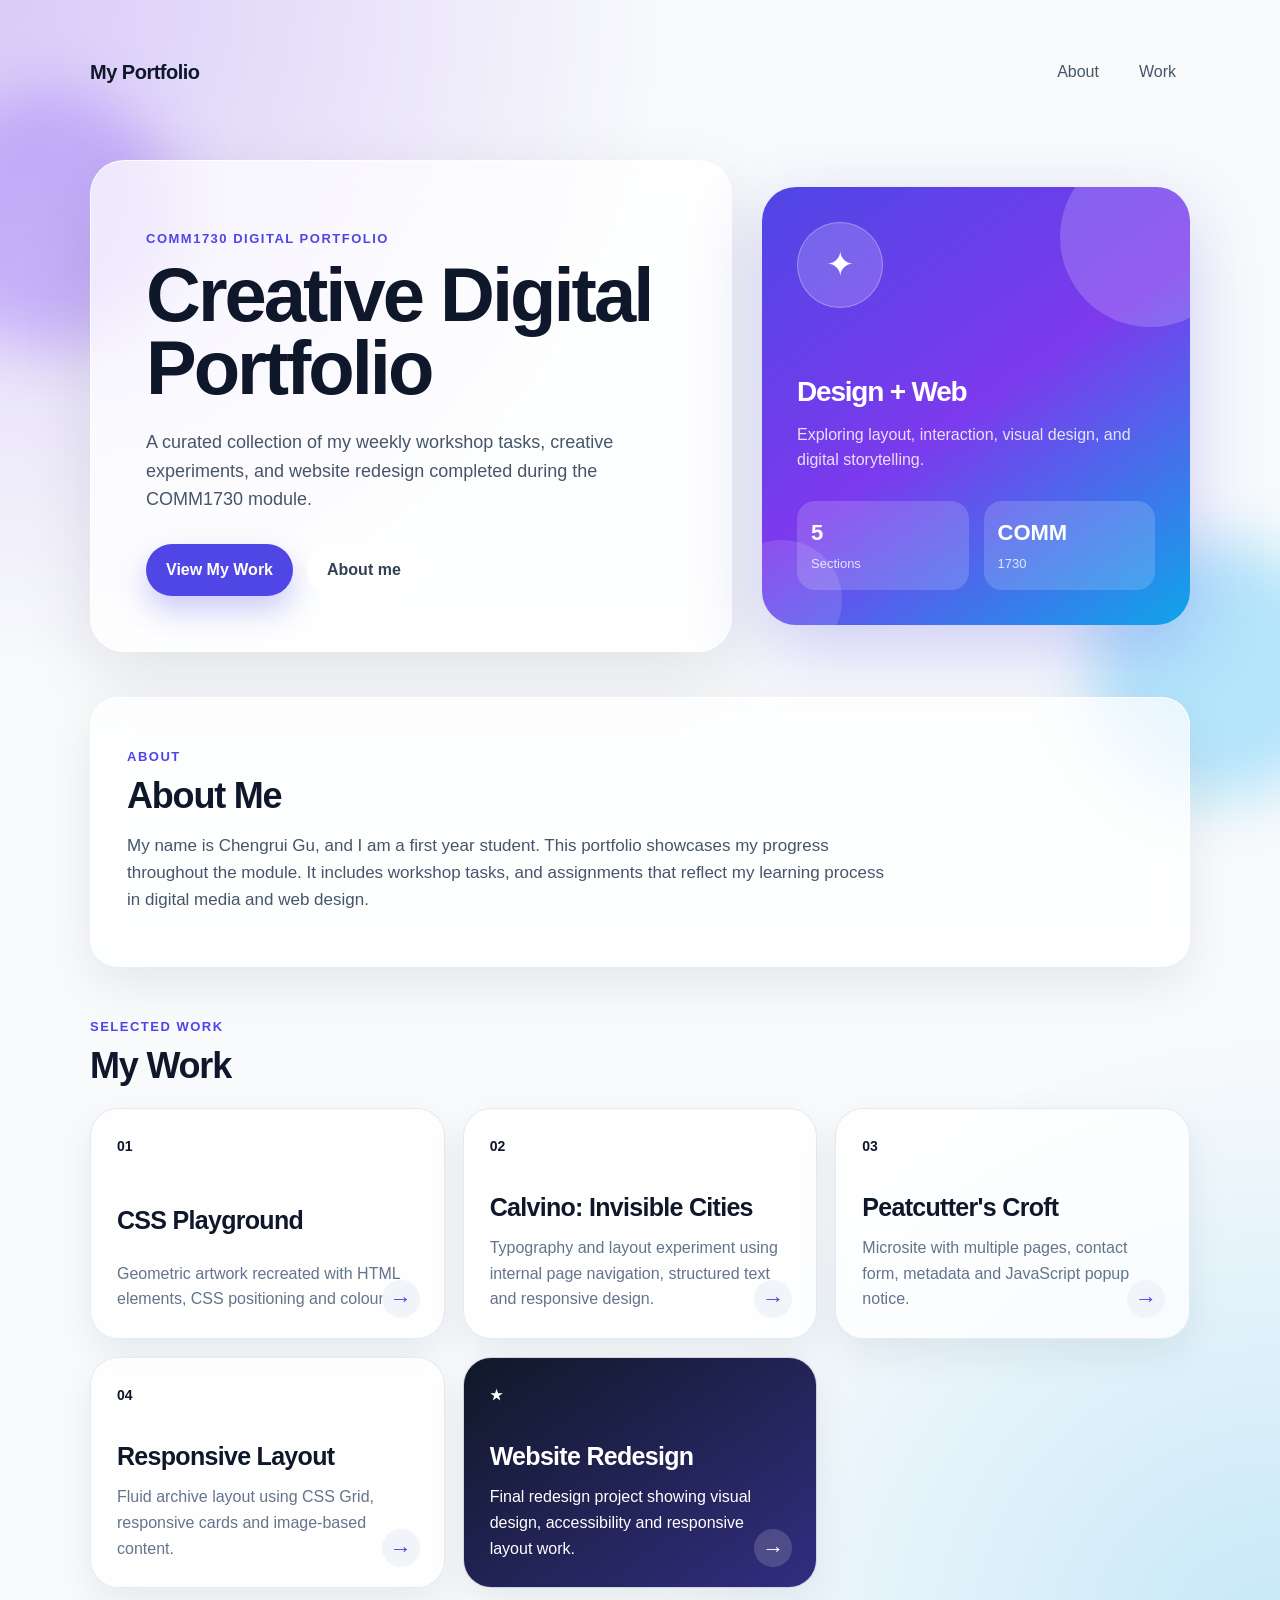
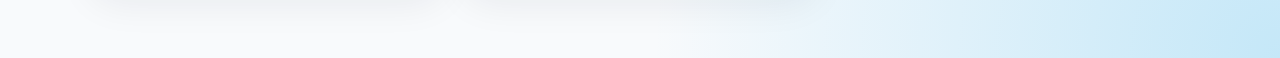
<file: index.html>
<!DOCTYPE html>
<html lang="en">
<head>
    <meta charset="UTF-8">
    <meta name="robots" content="noindex" />
    <meta name="viewport" content="width=device-width, initial-scale=1.0">
    <title>My Portfolio</title>
    <link rel="stylesheet" href="style.css">
</head>
<body>
    <a href="#main-content" class="skip-link">Skip to main content</a>

    <div class="background-shape shape-one"></div>
    <div class="background-shape shape-two"></div>

    <main id="main-content" class="container">

        <nav class="navbar">
            <div class="logo">My Portfolio</div>
            <div class="nav-links">
                <a href="#about">About</a>
                <a href="#work">Work</a>
            </div>
        </nav>

        <section class="hero">
            <div class="hero-text">
                <p class="tagline">COMM1730 Digital Portfolio</p>
                <h1>Creative Digital Portfolio</h1>
                <p class="intro">
                    A curated collection of my weekly workshop tasks, creative experiments, and website redesign completed during the COMM1730 module.
                </p>

                <div class="hero-buttons">
                    <a href="#work" class="primary-button">View My Work</a>
                    <a href="#about" class="secondary-button">About me</a>
                </div>
            </div>

            <div class="profile-card">
                <div class="profile-circle">✦</div>
                <h2 class="card-title">Design + Web</h2>
                <p>Exploring layout, interaction, visual design, and digital storytelling.</p>

                <div class="mini-stats">
                    <div>
                        <strong>5</strong>
                        <span>Sections</span>
                    </div>
                    <div>
                        <strong>COMM</strong>
                        <span>1730</span>
                    </div>
                </div>
            </div>
        </section>

        <section id="about" class="about glass-card">
            <p class="section-label">About</p>
            <h2>About Me</h2>
            <p>
                My name is Chengrui Gu, and I am a first year student. This portfolio showcases my progress throughout the module. It includes workshop tasks, and assignments that reflect my learning process in digital media and web design.
            </p>
        </section>

        <section id="work" class="work">
            <p class="section-label">Selected Work</p>
            <h2>My Work</h2>

            <div class="work-grid">
        
                <a class="work-card" href="playground/play.html">
                    <span class="number">01</span>
                    <h3>CSS Playground</h3>
                    <p>Geometric artwork recreated with HTML elements, CSS positioning and colour.</p>
                    <span class="arrow">→</span>
                </a>

                <a class="work-card" href="calvino/index.html">
                    <span class="number">02</span>
                    <h3>Calvino: Invisible Cities</h3>
                    <p>Typography and layout experiment using internal page navigation, structured text and responsive design.</p>
                    <span class="arrow">→</span>
                </a>

                <a class="work-card" href="peatcutters/index.html">
                    <span class="number">03</span>
                    <h3>Peatcutter's Croft</h3>
                    <p>Microsite with multiple pages, contact form, metadata and JavaScript popup notice.</p>
                    <span class="arrow">→</span>
                </a>

                <a class="work-card" href="responsive layout/index.html">
                    <span class="number">04</span>
                    <h3>Responsive Layout</h3>
                    <p>Fluid archive layout using CSS Grid, responsive cards and image-based content.</p>
                    <span class="arrow">→</span>
                </a>

                <a class="work-card featured" href="website-redesign/index.html">
                    <span class="number">★</span>
                    <h3>Website Redesign</h3>
                    <p>Final redesign project showing visual design, accessibility and responsive layout work.</p>
                    <span class="arrow">→</span>
                </a>
            </div>
        </section>

    </main>

</body>
</html>
</file>
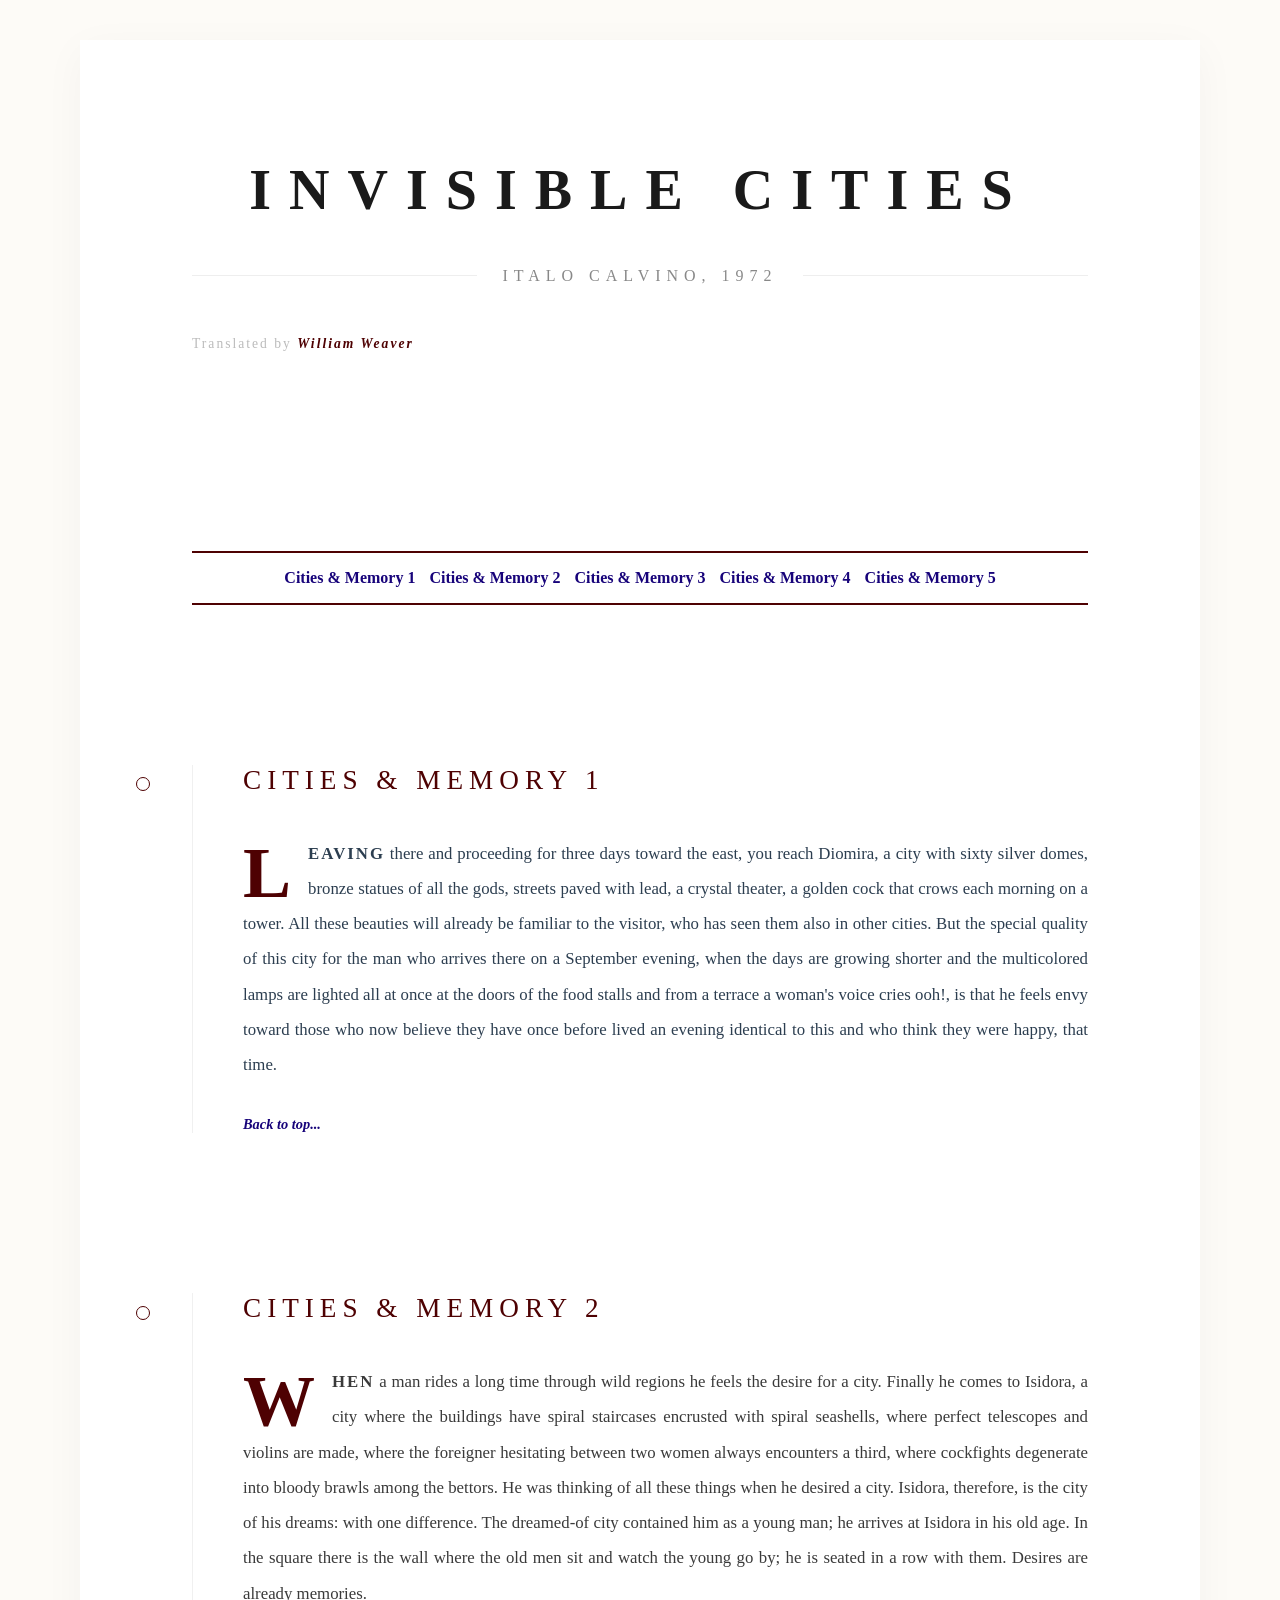
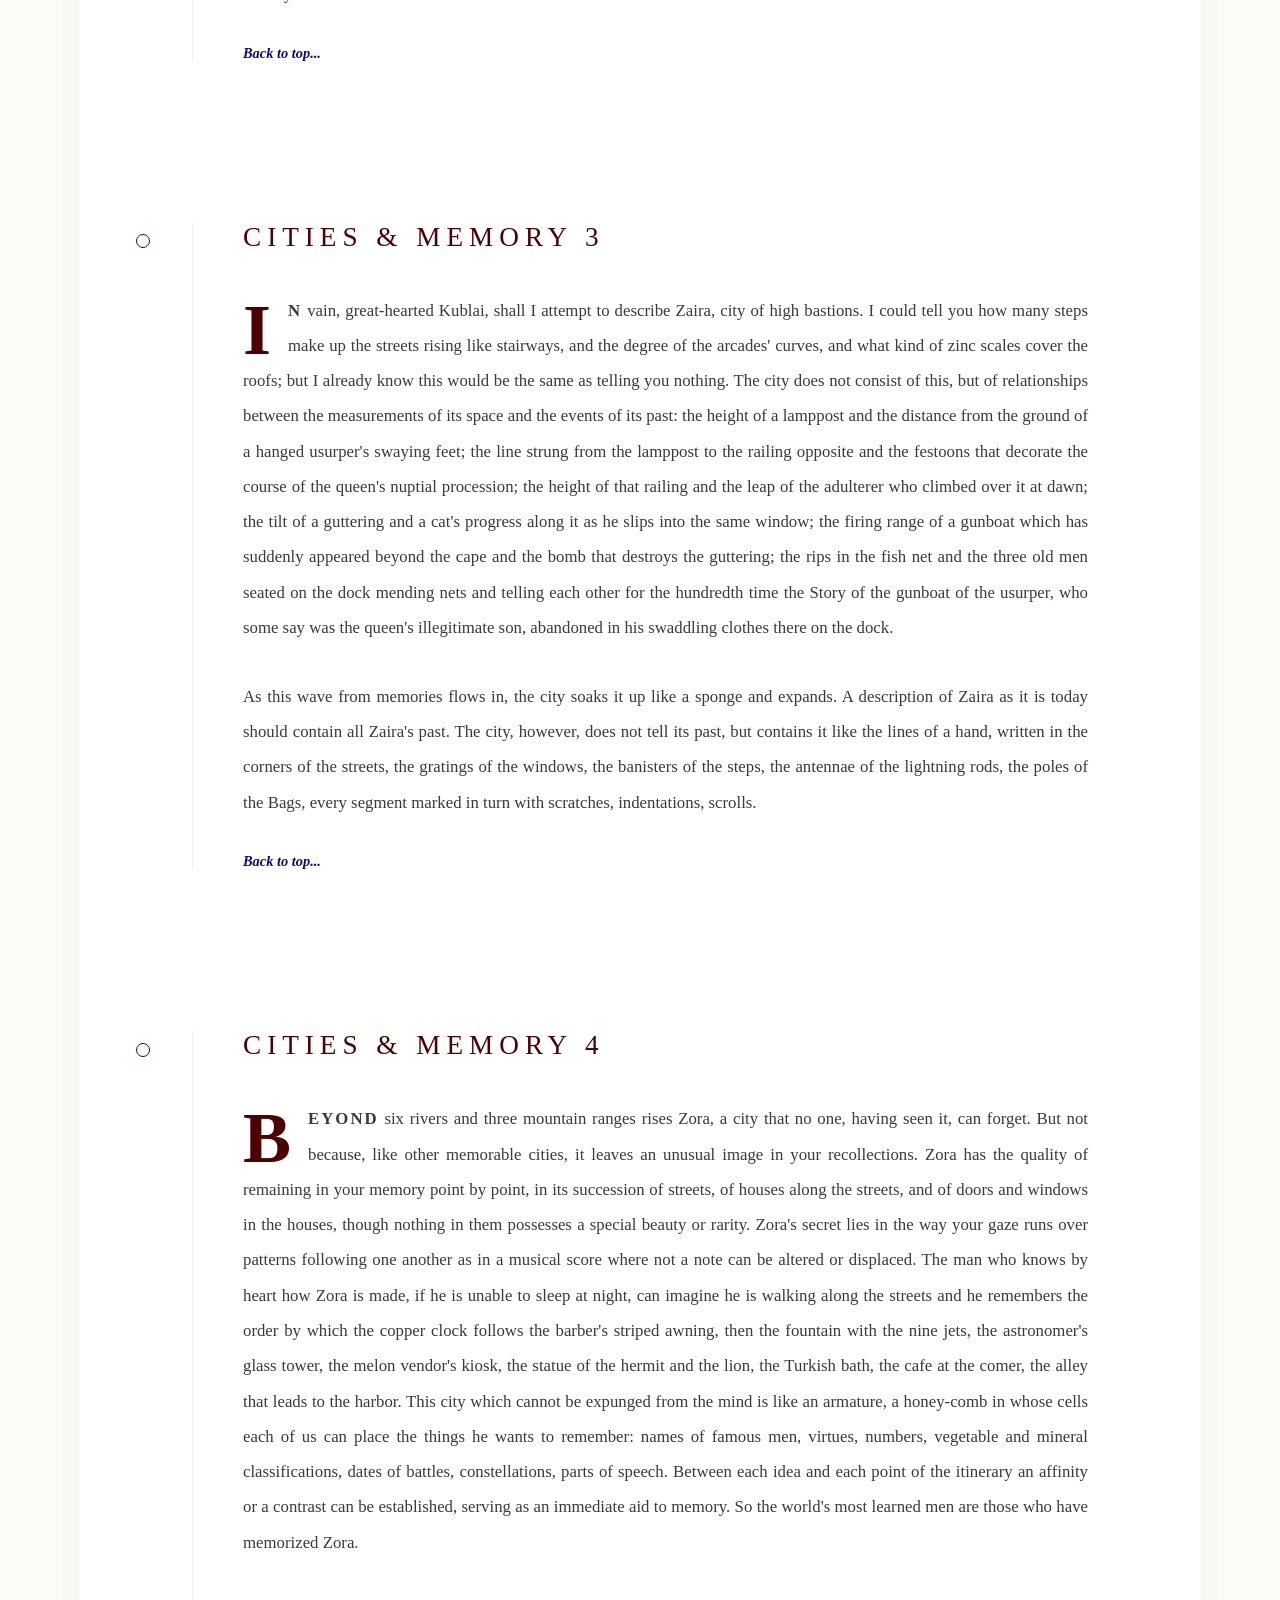
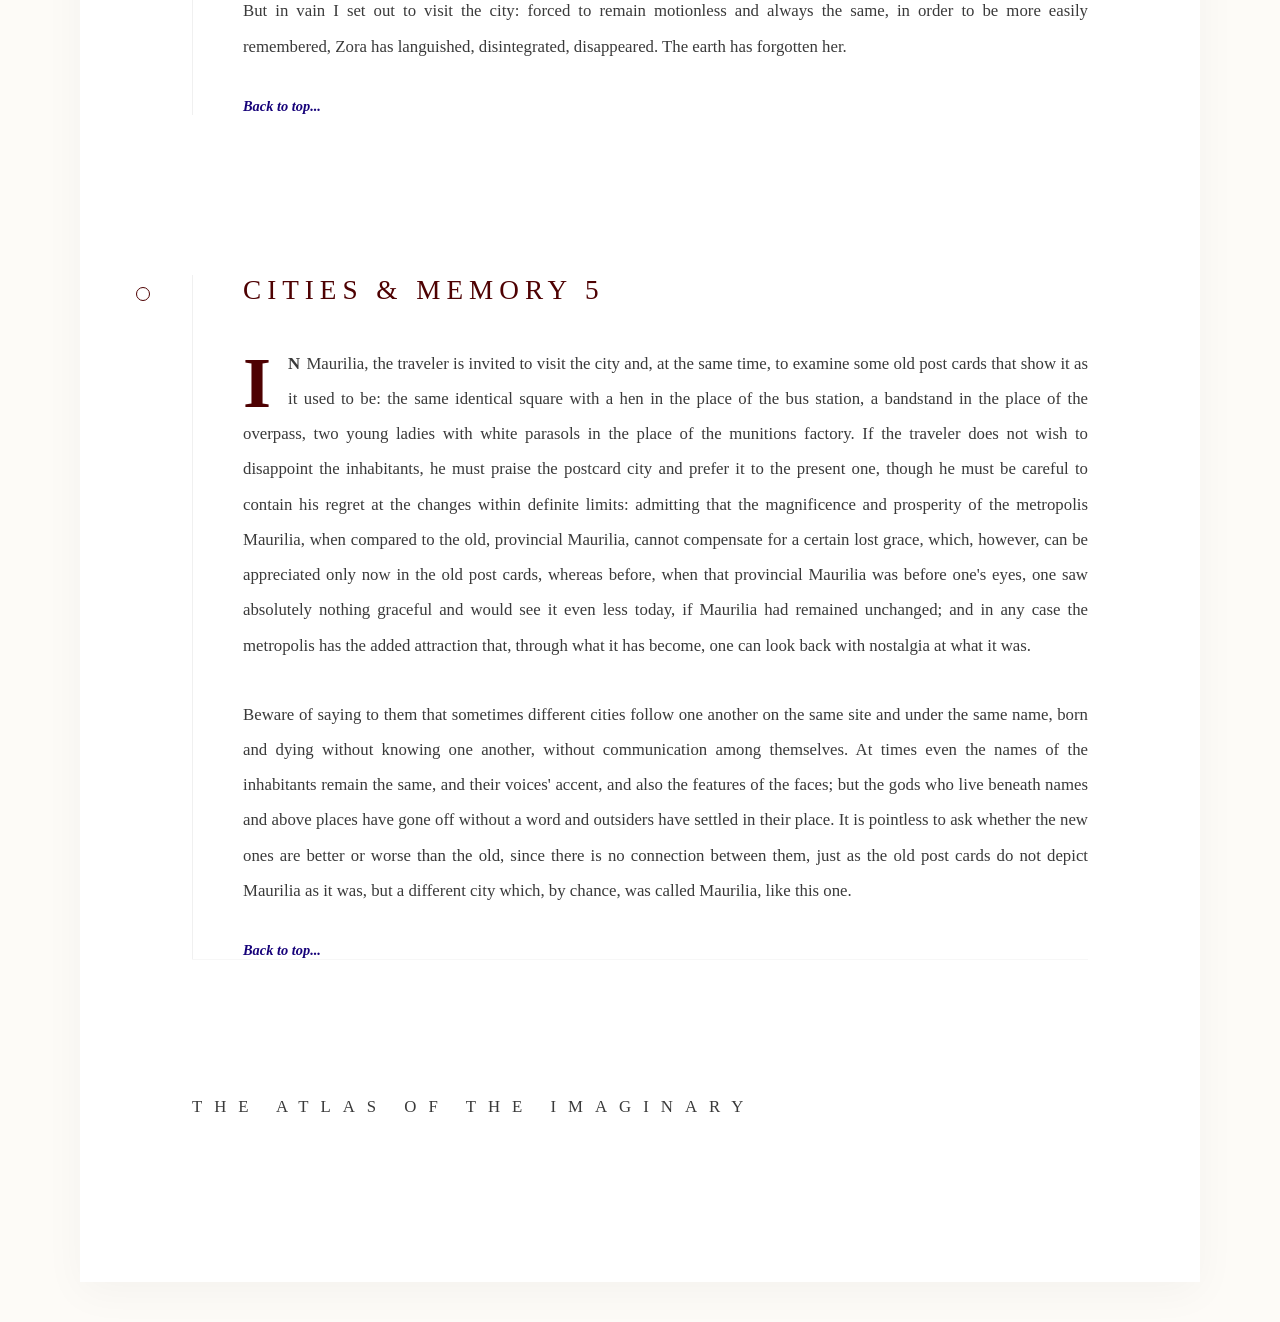
<file: calvino/index.html>
<!DOCTYPE html>
<html lang="en">
<head>
    <meta charset="UTF-8">
    <meta name="robots" content="noindex" />
    <meta name="viewport" content="width=device-width, initial-scale=1.0">
    <title>Calvino: Invisible Cities</title>
    <link href="style.css" rel="stylesheet" type="text/css"/>
</head>
<body id="top"> 

    <div id="content"> 
        
        <header class="main-header">

            <h1>Invisible Cities</h1>
            <div class="author-line">
                <hr>
                <h2>ITALO CALVINO, 1972</h2>
                <hr>
            </div>
            <p class="translator-note">Translated by <em>William Weaver</em></p>
        </header>

        <div id="navigation">
            <ul>
                <li><a class="current" href="#story1">Cities &amp; Memory 1</a></li>
                <li><a href="#story2">Cities &amp; Memory 2</a></li>
                <li><a href="#story3">Cities &amp; Memory 3</a></li>
                <li><a href="#story4">Cities &amp; Memory 4</a></li>
                <li><a href="#story5">Cities &amp; Memory 5</a></li>
            </ul>
        </div>

        <main>
            <section class="city-card">
                <h2 id="story1">Cities &amp; Memory 1</h2>
                <p id="firstStory"><span class="firstWord"><span class="firstLetter">L</span>eaving</span>
                    there and proceeding for three days toward the east, you reach Diomira, a city with sixty silver domes, bronze statues of all the gods, streets paved with lead, a crystal theater, a golden cock that crows each morning on a tower. All these beauties will already be familiar to the visitor, who has seen them also in other cities. But the special quality of this city for the man who arrives there on a September evening, when the days are growing shorter and the multicolored lamps are lighted all at once at the doors of the food stalls and from a terrace a woman's voice cries ooh!, is that he feels envy toward those who now believe they have once before lived an evening identical to this and who think they were happy, that time.
                </p>
                <a href="#top" class="back-link">Back to top...</a>
            </section>

            <section class="city-card">
                <h2 id="story2">Cities &amp; Memory 2</h2>
                <p>
                    <span class="firstWord"><span class="firstLetter">W</span>hen</span>
                    a man rides a long time through wild regions he feels the desire for a city. Finally he comes to Isidora, a city where the buildings have spiral staircases encrusted with spiral seashells, where perfect telescopes and violins are made, where the foreigner hesitating between two women always encounters a third, where cockfights degenerate into bloody brawls among the bettors. He was thinking of all these things when he desired a city. Isidora, therefore, is the city of his dreams: with one difference. The dreamed-of city contained him as a young man; he arrives at Isidora in his old age. In the square there is the wall where the old men sit and watch the young go by; he is seated in a row with them. Desires are already memories.
                </p>
                <a href="#top" class="back-link">Back to top...</a>
            </section>

            <section class="city-card">
                <h2 id="story3">Cities &amp; Memory 3</h2>
                <p>
                    <span class="firstWord"><span class="firstLetter">I</span>n</span>
                    vain, great-hearted Kublai, shall I attempt to describe Zaira, city of high bastions. I could tell you how many steps make up the streets rising like stairways, and the degree of the arcades' curves, and what kind of zinc scales cover the roofs; but I already know this would be the same as telling you nothing. The city does not consist of this, but of relationships between the measurements of its space and the events of its past: the height of a lamppost and the distance from the ground of a hanged usurper's swaying feet; the line strung from the lamppost to the railing opposite and the festoons that decorate the course of the queen's nuptial procession; the height of that railing and the leap of the adulterer who climbed over it at dawn; the tilt of a guttering and a cat's progress along it as he slips into the same window; the firing range of a gunboat which has suddenly appeared beyond the cape and the bomb that destroys the guttering; the rips in the fish net and the three old men seated on the dock mending nets and telling each other for the hundredth time the Story of the gunboat of the usurper, who some say was the queen's illegitimate son, abandoned in his swaddling clothes there on the dock. 
                </p>
                <p>
                    As this wave from memories flows in, the city soaks it up like a sponge and expands. A description of Zaira as it is today should contain all Zaira's past. The city, however, does not tell its past, but contains it like the lines of a hand, written in the corners of the streets, the gratings of the windows, the banisters of the steps, the antennae of the lightning rods, the poles of the Bags, every segment marked in turn with scratches, indentations, scrolls. 
                </p>
                <a href="#top" class="back-link">Back to top...</a>
            </section>

            <section class="city-card">
                <h2 id="story4">Cities &amp; Memory 4</h2>
                <p>
                    <span class="firstWord"><span class="firstLetter">B</span>eyond</span>
                    six rivers and three mountain ranges rises Zora, a city that no one, having seen it, can forget. But not because, like other memorable cities, it leaves an unusual image in your recollections. Zora has the quality of remaining in your memory point by point, in its succession of streets, of houses along the streets, and of doors and windows in the houses, though nothing in them possesses a special beauty or rarity. Zora's secret lies in the way your gaze runs over patterns following one another as in a musical score where not a note can be altered or displaced. The man who knows by heart how Zora is made, if he is unable to sleep at night, can imagine he is walking along the streets and he remembers the order by which the copper clock follows the barber's striped awning, then the fountain with the nine jets, the astronomer's glass tower, the melon vendor's kiosk, the statue of the hermit and the lion, the Turkish bath, the cafe at the comer, the alley that leads to the harbor. This city which cannot be expunged from the mind is like an armature, a honey-comb in whose cells each of us can place the things he wants to remember: names of famous men, virtues, numbers, vegetable and mineral classifications, dates of battles, constellations, parts of speech. Between each idea and each point of the itinerary an affinity or a contrast can be established, serving as an immediate aid to memory. So the world's most learned men are those who have memorized Zora.
                </p>
                <p>
                    But in vain I set out to visit the city: forced to remain motionless and always the same, in order to be more easily remembered, Zora has languished, disintegrated, disappeared. The earth has forgotten her. 
                </p>
                <a href="#top" class="back-link">Back to top...</a>
            </section>

            <section class="city-card">
                <h2 id="story5">Cities &amp; Memory 5</h2>
                <p>
                    <span class="firstWord"><span class="firstLetter">I</span>n</span>
                    Maurilia, the traveler is invited to visit the city and, at the same time, to examine some old post cards that show it as it used to be: the same identical square with a hen in the place of the bus station, a bandstand in the place of the overpass, two young ladies with white parasols in the place of the munitions factory. If the traveler does not wish to disappoint the inhabitants, he must praise the postcard city and prefer it to the present one, though he must be careful to contain his regret at the changes within definite limits: admitting that the magnificence and prosperity of the metropolis Maurilia, when compared to the old, provincial Maurilia, cannot compensate for a certain lost grace, which, however, can be appreciated only now in the old post cards, whereas before, when that provincial Maurilia was before one's eyes, one saw absolutely nothing graceful and would see it even less today, if Maurilia had remained unchanged; and in any case the metropolis has the added attraction that, through what it has become, one can look back with nostalgia at what it was.
                </p>
                <p>
                    Beware of saying to them that sometimes different cities follow one another on the same site and under the same name, born and dying without knowing one another, without communication among themselves. At times even the names of the inhabitants remain the same, and their voices' accent, and also the features of the faces; but the gods who live beneath names and above places have gone off without a word and outsiders have settled in their place. It is pointless to ask whether the new ones are better or worse than the old, since there is no connection between them, just as the old post cards do not depict Maurilia as it was, but a different city which, by chance, was called Maurilia, like this one.
                </p>
                <a href="#top" class="back-link">Back to top...</a>
            </section>
        </main>

        <footer class="end-marker">
            <p>THE ATLAS OF THE IMAGINARY</p>
        </footer>
        
    </div>

</body>
</html>
</file>
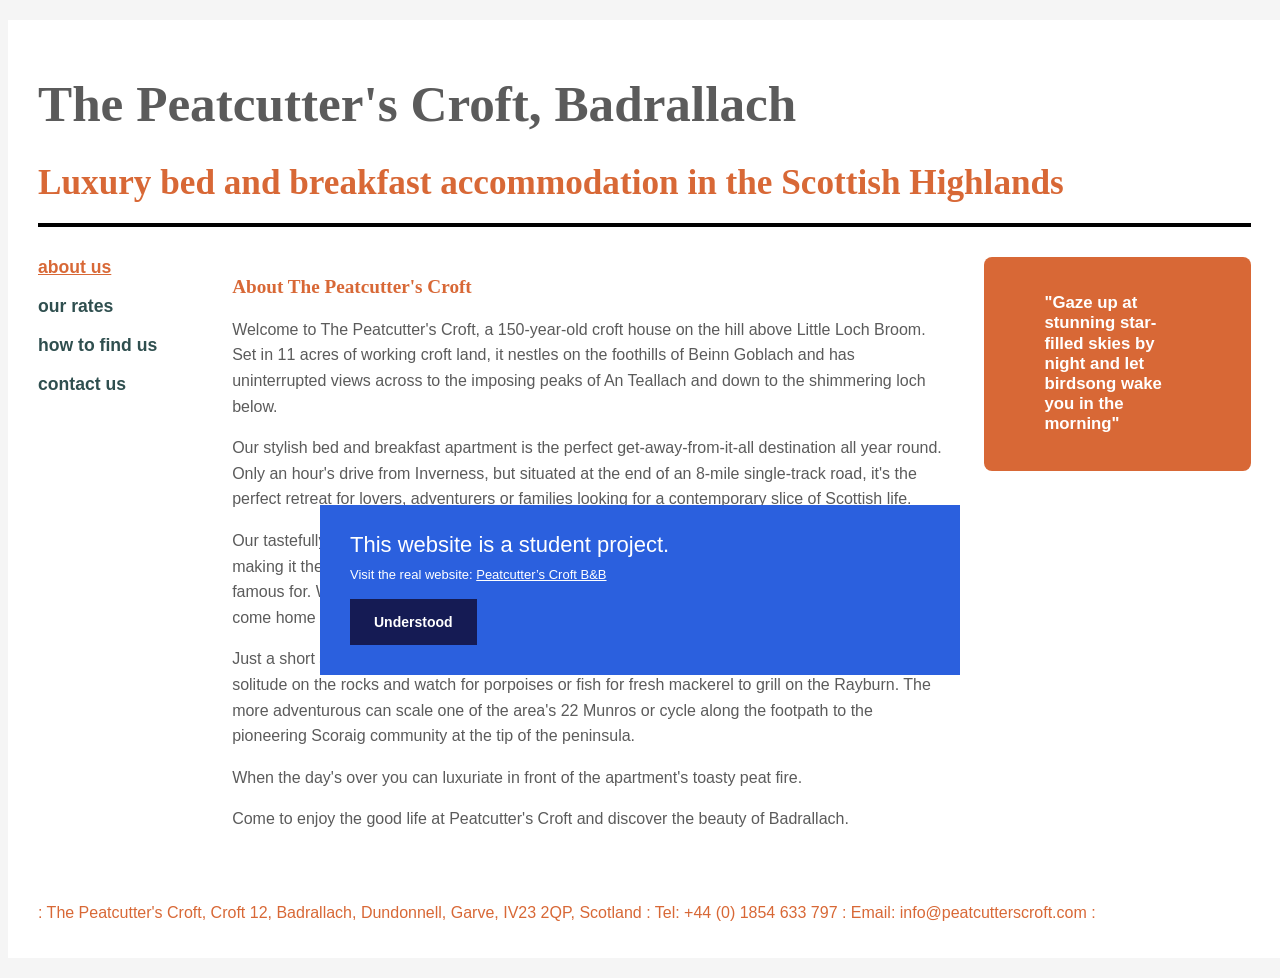
<file: peatcutters/index.html>
<!DOCTYPE html>
<html lang="en-GB">
<head>
    <meta charset="UTF-8">
    <meta name="viewport" content="width=device-width, initial-scale=1.0">
    <meta name="robots" content="noindex">
    <meta name="robots" content="nofollow">
    <meta name="description" content="Student project redesign for The Peatcutter's Croft, a bed and breakfast accommodation website in the Scottish Highlands.">
    <meta name="keywords" content="Peatcutter's Croft, Badrallach, Scottish Highlands, bed and breakfast, accommodation, student project, COMM1730, web design">
    <title>About the Peatcutter's Croft</title>
    <link rel="stylesheet" href="style.css">
    <link rel="stylesheet" type="text/css" href="SPpopup/SPpopup_blue.css">
    <script src="SPpopup/SPpopup_Peatcutters.js" async></script>
</head>
<body>

    <a href="#main-content" class="skip-link">Skip to main content</a>

    <div id="wrapper">

        <div id="header">
            <h1>The Peatcutter's Croft, Badrallach</h1>
            <h2>Luxury bed and breakfast accommodation in the Scottish Highlands</h2>
            <hr>
        </div>

        <div id="content">

            <div id="left-nav">
                <ul>
                    <li><a href="index.html" class="current-side">about us</a></li>
                    <li><a href="rates.html">our rates</a></li>
                    <li><a href="findus.html">how to find us</a></li>
                    <li><a href="contact.html">contact us</a></li>
                </ul>
            </div>

            <div id="main-content">
                <h3>About The Peatcutter's Croft</h3>

                <p>Welcome to The Peatcutter's Croft, a 150-year-old croft house on the hill above Little Loch Broom. Set in 11 acres of working croft land, it nestles on the foothills of Beinn Goblach and has uninterrupted views across to the imposing peaks of An Teallach and down to the shimmering loch below.</p>

                <p>Our stylish bed and breakfast apartment is the perfect get-away-from-it-all destination all year round. Only an hour's drive from Inverness, but situated at the end of an 8-mile single-track road, it's the perfect retreat for lovers, adventurers or families looking for a contemporary slice of Scottish life.</p>

                <p>Our tastefully-furnished apartment has its own front door so you can come and go as you please, making it the perfect base for taking it easy or enjoying the rich outdoor pursuits the area is so famous for. We can also cook a delicious meal of locally-sourced and homegrown produce for you to come home to.</p>

                <p>Just a short stroll across the fields is the house's own rocky beach where you can sit in perfect solitude on the rocks and watch for porpoises or fish for fresh mackerel to grill on the Rayburn. The more adventurous can scale one of the area's 22 Munros or cycle along the footpath to the pioneering Scoraig community at the tip of the peninsula.</p>

                <p>When the day's over you can luxuriate in front of the apartment's toasty peat fire.</p>

                <p>Come to enjoy the good life at Peatcutter's Croft and discover the beauty of Badrallach.</p>
            </div>

            <div id="secondary-content">
                <blockquote>
                    <p>"Gaze up at stunning star-filled skies by night and let birdsong wake you in the morning"</p>
                </blockquote>
            </div>

        </div>

        <div id="footer">
            <p>: The Peatcutter's Croft, Croft 12, Badrallach, Dundonnell, Garve, IV23 2QP, Scotland : Tel: +44 (0) 1854 633 797 : Email: info@peatcutterscroft.com :</p>
        </div>

    </div>
    
</body>
</html>
</file>
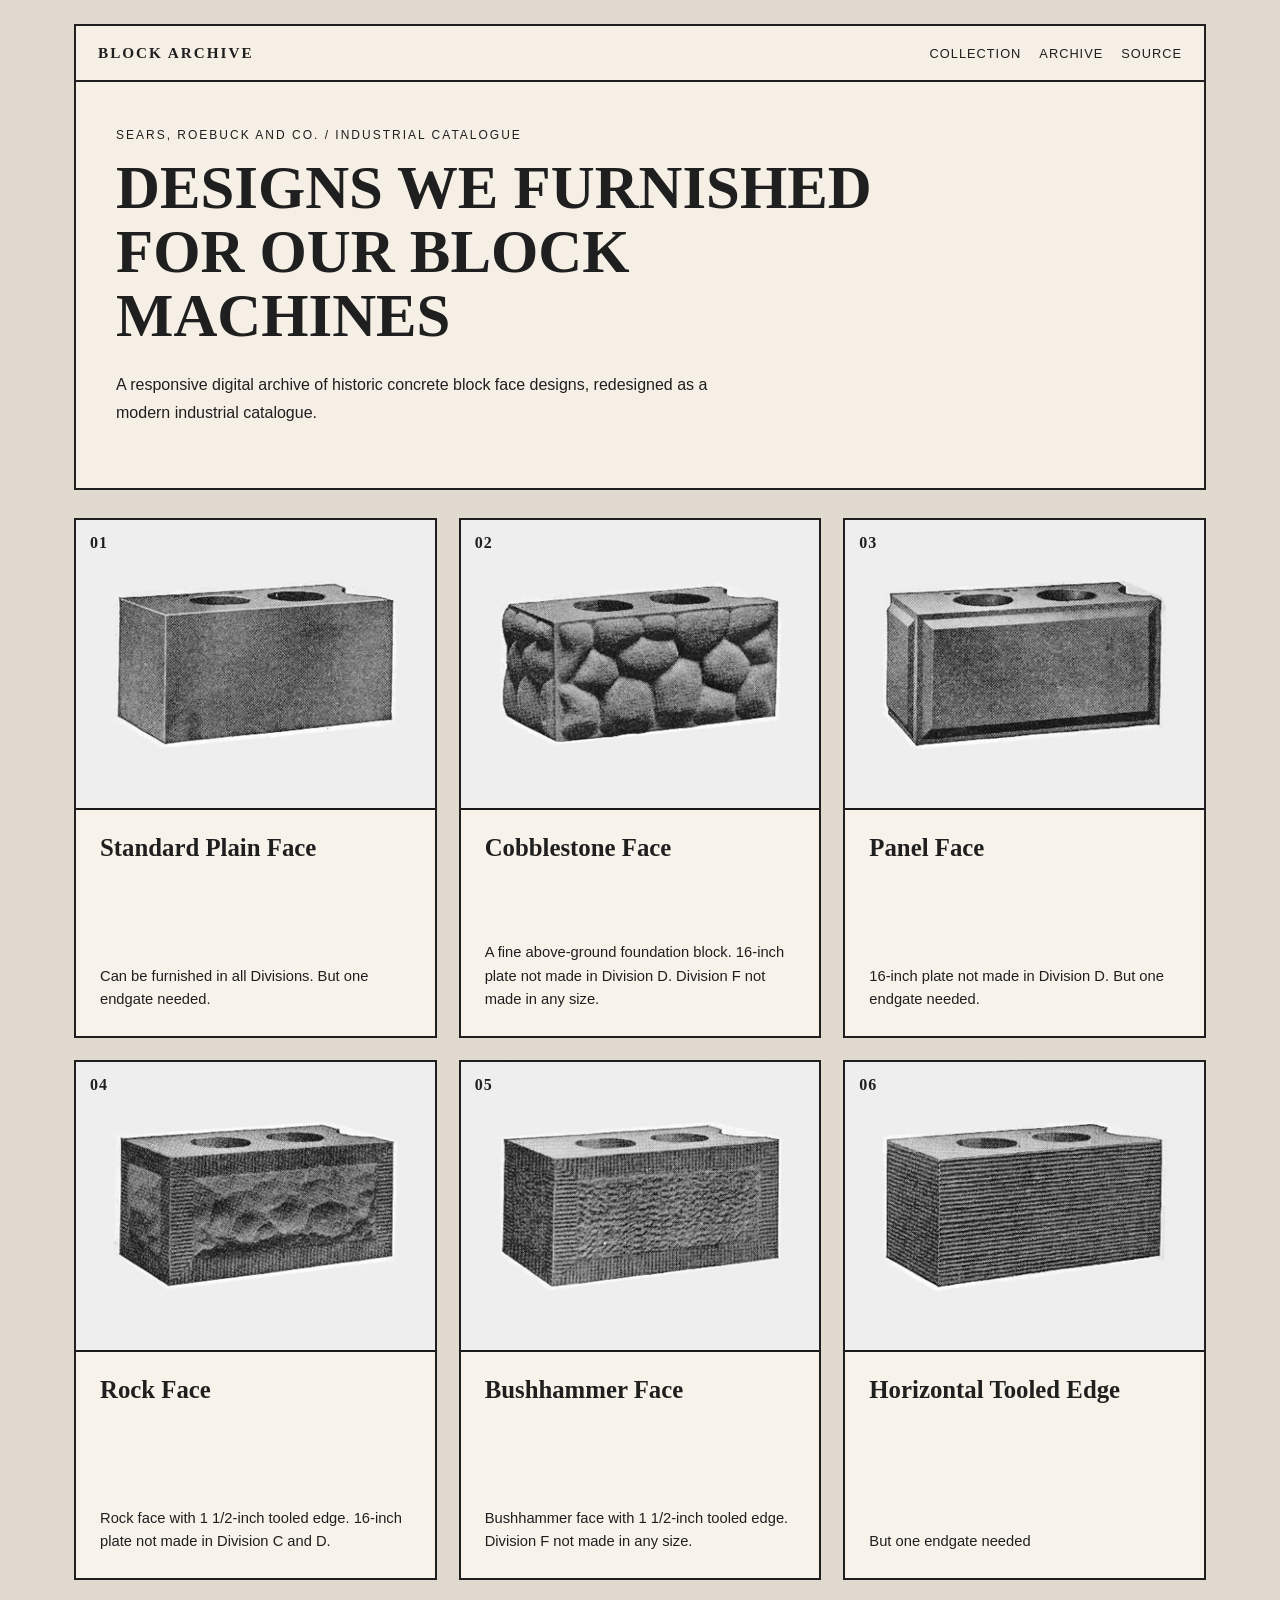
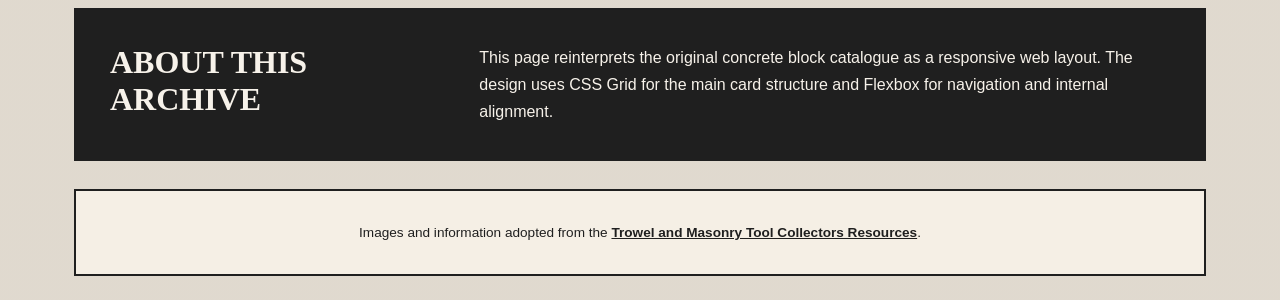
<file: responsive layout/index.html>
<!DOCTYPE html>
<html lang="en-GB">
<head>
    <meta charset="UTF-8">
    <meta name="robots" content="noindex" />
    <meta name="viewport" content="width=device-width, initial-scale=1.0">
    <title>Concrete Block Archive</title>
    <link rel="stylesheet" href="style.css">
</head>

<body>

    <a href="#collection" class="skip-link">Skip to main content</a>

    <div class="page-wrapper">

        <header class="site-header">
            <nav class="navbar">
                <div class="logo">BLOCK ARCHIVE</div>

                <ul class="nav-links">
                    <li><a href="#collection">Collection</a></li>
                    <li><a href="#about">Archive</a></li>
                    <li><a href="#footer">Source</a></li>
                </ul>
            </nav>

            <section class="hero">
                <p class="eyebrow">Sears, Roebuck and Co. / Industrial Catalogue</p>
                <h1>Designs We Furnished for Our Block Machines</h1>
                <p class="intro">
                    A responsive digital archive of historic concrete block face designs, redesigned as a modern industrial catalogue.
                </p>
            </section>
        </header>

        <main id="collection" class="collection">

            <article class="card">
                <div class="card-number">01</div>
                <img src="images/block_1.jpg" alt="illustration of plain concrete block">
                <div class="card-content">
                    <h2>Standard Plain Face</h2>
                    <p>Can be furnished in all Divisions. But one endgate needed.</p>
                </div>
            </article>

            <article class="card">
                <div class="card-number">02</div>
                <img src="images/block_2.jpg" alt="illustration of cobbled concrete block">
                <div class="card-content">
                    <h2>Cobblestone Face</h2>
                    <p>
                        A fine above-ground foundation block. 16-inch plate not made in Division D. Division F not made in any size.
                    </p>
                </div>
            </article>

            <article class="card">
                <div class="card-number">03</div>
                <img src="images/block_3.jpg" alt="illustration of bevelled concrete block">
                <div class="card-content">
                    <h2>Panel Face</h2>
                    <p>16-inch plate not made in Division D. But one endgate needed.</p>
                </div>
            </article>

            <article class="card">
                <div class="card-number">04</div>
                <img src="images/block_4.jpg" alt="illustration of chiselled concrete block">
                <div class="card-content">
                    <h2>Rock Face</h2>
                    <p>
                        Rock face with 1 1/2-inch tooled edge. 16-inch plate not made in Division C and D.
                    </p>
                </div>
            </article>

            <article class="card">
                <div class="card-number">05</div>
                <img src="images/block_5.jpg" alt="illustration of textured concrete block">
                <div class="card-content">
                    <h2>Bushhammer Face</h2>
                    <p>
                        Bushhammer face with 1 1/2-inch tooled edge. Division F not made in any size.
                    </p>
                </div>
            </article>

            <article class="card">
                <div class="card-number">06</div>
                <img src="images/block_6.jpg" alt="illustration of lined concrete block">
                <div class="card-content">
                    <h2>Horizontal Tooled Edge</h2>
                    <p>But one endgate needed</p>
                </div>
            </article>

        </main>

        <section id="about" class="about-section">
            <h2>About This Archive</h2>
            <p>
                This page reinterprets the original concrete block catalogue as a responsive web layout. The design uses CSS Grid for the main card structure and Flexbox for navigation and internal alignment.
            </p>
        </section>

        <footer id="footer" class="site-footer">
            <p>
                Images and information adopted from the
                <a href="https://trowelcollector.blogspot.com/">Trowel and Masonry Tool Collectors Resources</a>.
            </p>
        </footer>

    </div>
    
</body>
</html>
</file>
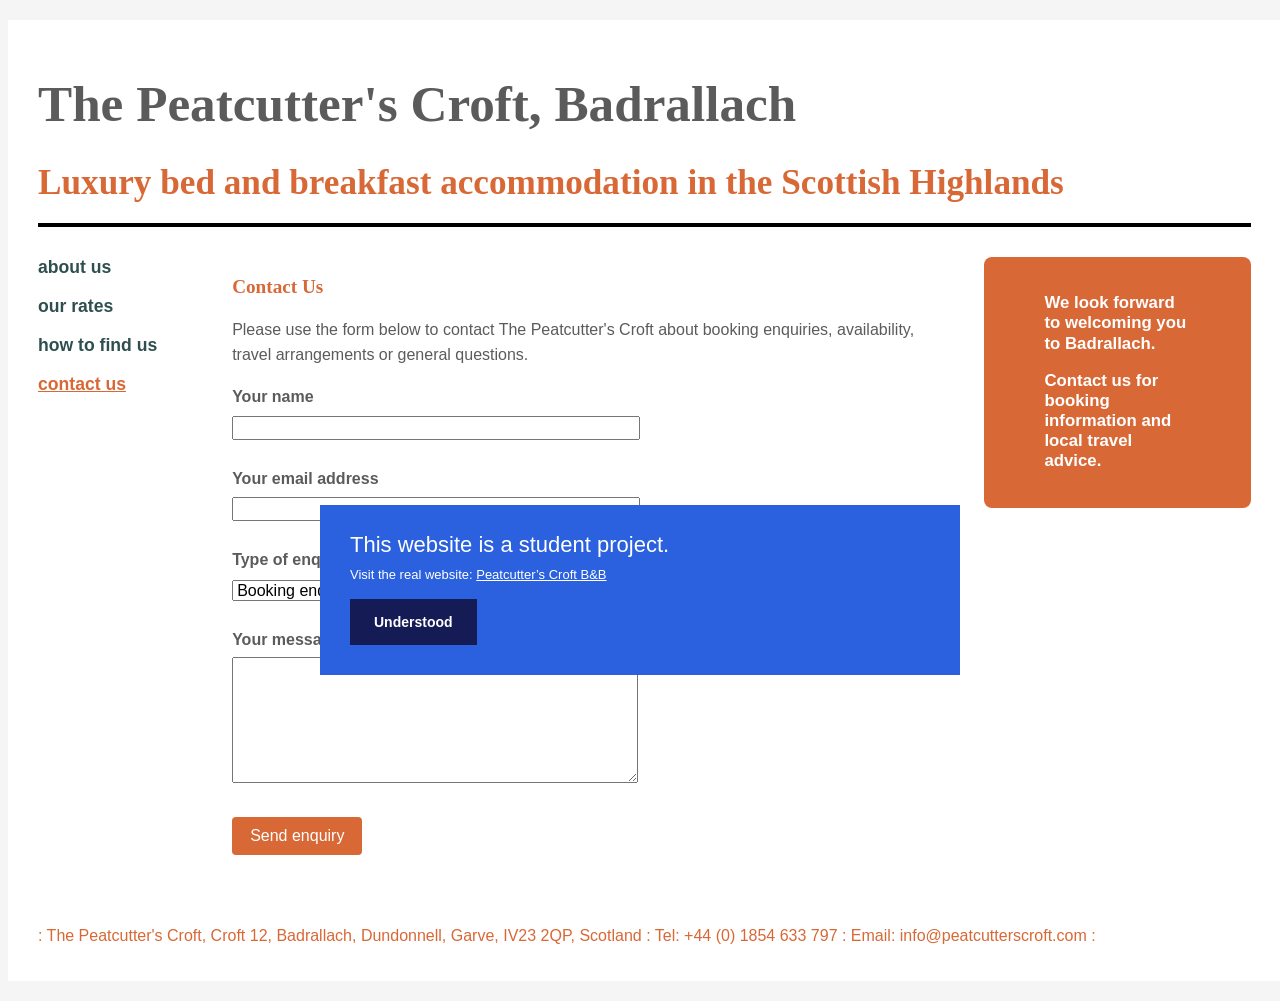
<file: peatcutters/contact.html>
<!DOCTYPE html>
<html lang="en-GB">
<head>
    <meta charset="UTF-8">
    <meta name="viewport" content="width=device-width, initial-scale=1.0">
    <meta name="robots" content="noindex">
    <meta name="robots" content="nofollow">
    <meta name="description" content="Student project contact page for The Peatcutter's Croft, a bed and breakfast accommodation website in the Scottish Highlands.">
    <meta name="keywords" content="Peatcutter's Croft, contact form, Badrallach, Scottish Highlands, bed and breakfast, accommodation, student project, COMM1730">
    <title>Contact The Peatcutter's Croft</title>
    <link rel="stylesheet" href="style.css">
    <link rel="stylesheet" type="text/css" href="SPpopup/SPpopup_blue.css">
    <script src="SPpopup/SPpopup_Peatcutters.js" async></script>
</head>
<body>

    <div id="wrapper">

        <div id="header">
            <h1>The Peatcutter's Croft, Badrallach</h1>
            <h2>Luxury bed and breakfast accommodation in the Scottish Highlands</h2>
            <hr>
        </div>

        <div id="content">

            <div id="left-nav">
                <ul>
                    <li><a href="index.html">about us</a></li>
                    <li><a href="rates.html">our rates</a></li>
                    <li><a href="findus.html">how to find us</a></li>
                    <li><a href="contact.html" class="current-side">contact us</a></li>
                </ul>
            </div>

            <div id="main-content">
                <h3>Contact Us</h3>

                <p>
                    Please use the form below to contact The Peatcutter's Croft about booking enquiries,
                    availability, travel arrangements or general questions.
                </p>

                <form action="#" method="post">

                    <p>
                        <label for="name">Your name</label><br>
                        <input type="text" id="name" name="name" required>
                    </p>

                    <p>
                        <label for="email">Your email address</label><br>
                        <input type="email" id="email" name="email" required>
                    </p>

                    <p>
                        <label for="enquiry">Type of enquiry</label><br>
                        <select id="enquiry" name="enquiry">
                            <option value="booking">Booking enquiry</option>
                            <option value="travel">Travel information</option>
                            <option value="rates">Rates and availability</option>
                            <option value="other">Other question</option>
                        </select>
                    </p>

                    <p>
                        <label for="message">Your message</label><br>
                        <textarea id="message" name="message" required></textarea>
                    </p>

                    <p>
                        <button type="submit">Send enquiry</button>
                    </p>

                </form>
            </div>

            <div id="secondary-content">
                <blockquote>
                    <p>We look forward to welcoming you to Badrallach.</p>
                    <p>Contact us for booking information and local travel advice.</p>
                </blockquote>
            </div>

        </div>

        <div id="footer">
            <p>: The Peatcutter's Croft, Croft 12, Badrallach, Dundonnell, Garve, IV23 2QP, Scotland : Tel: +44 (0) 1854 633 797 : Email: info@peatcutterscroft.com :</p>
        </div>

    </div>
    
</body>
</html>
</file>
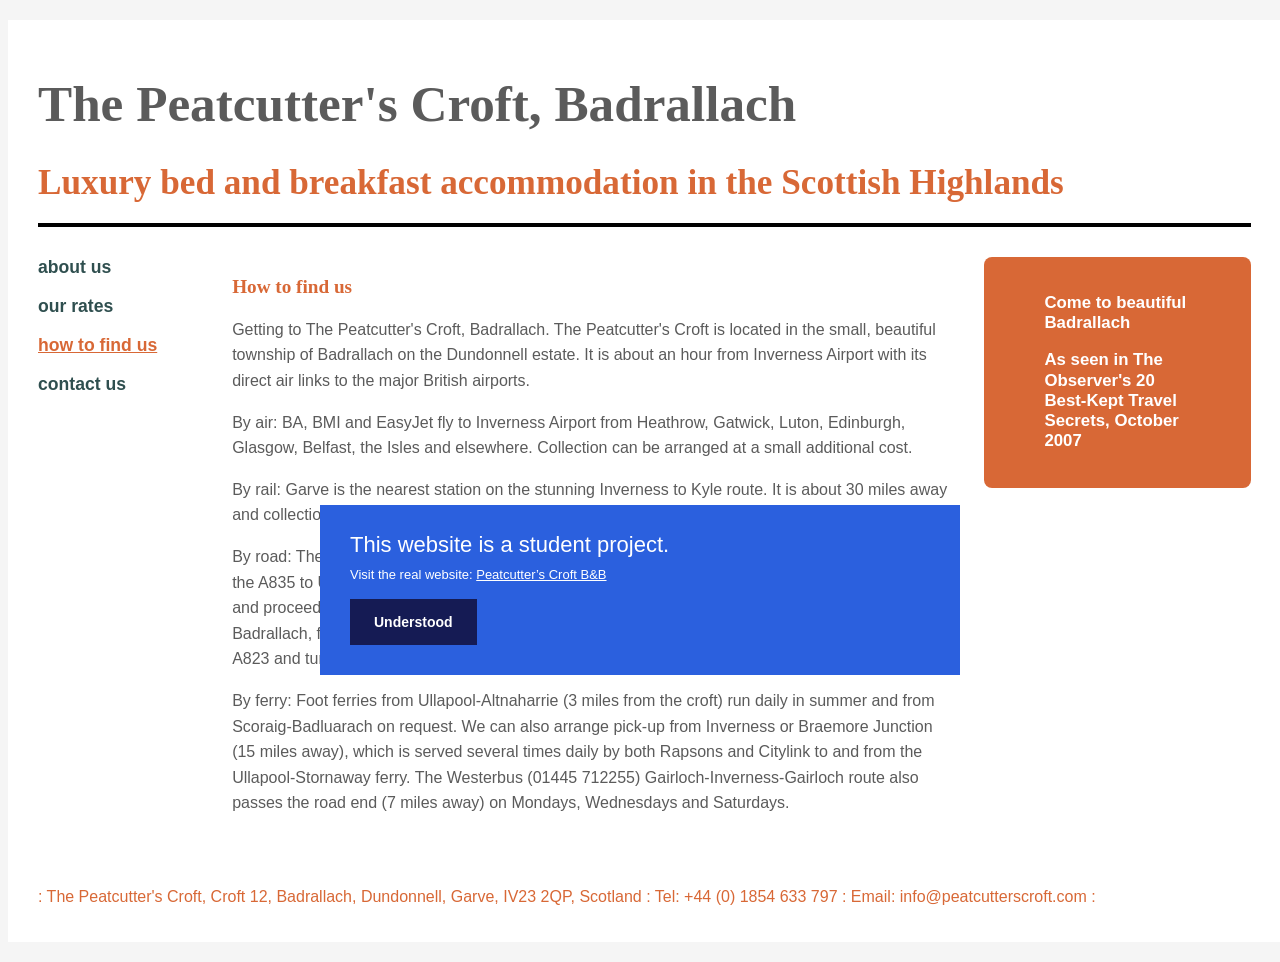
<file: peatcutters/findus.html>
<!DOCTYPE html>
<html lang="en-GB">
<head>
    <meta charset="UTF-8">
    <meta name="viewport" content="width=device-width, initial-scale=1.0">
    <meta name="robots" content="noindex">
    <meta name="robots" content="nofollow">
    <meta name="description" content="Student project travel information page for The Peatcutter's Croft, a bed and breakfast accommodation website in the Scottish Highlands.">
    <meta name="keywords" content="Peatcutter's Croft, how to find us, Badrallach, Scottish Highlands, travel information, accommodation, student project, COMM1730">
    <title>How to Find Us</title>
    <link rel="stylesheet" href="style.css">
    <link rel="stylesheet" type="text/css" href="SPpopup/SPpopup_blue.css">
    <script src="SPpopup/SPpopup_Peatcutters.js" async></script>
</head>
<body>

    <div id="wrapper">

        <div id="header">
            <h1>The Peatcutter's Croft, Badrallach</h1>
            <h2>Luxury bed and breakfast accommodation in the Scottish Highlands</h2>
            <hr>
        </div>

        <div id="content">

            <div id="left-nav">
                <ul>
                    <li><a href="index.html">about us</a></li>
                    <li><a href="rates.html">our rates</a></li>
                    <li><a href="findus.html" class="current-side">how to find us</a></li>
                    <li><a href="contact.html">contact us</a></li>
                </ul>
            </div>
            <div id="main-content">
                <h3>How to find us</h3>

                <p>Getting to The Peatcutter's Croft, Badrallach. The Peatcutter's Croft is located in the small, beautiful township of Badrallach on the Dundonnell estate. It is about an hour from Inverness Airport with its direct air links to the major British airports.</p>

                <p>By air: BA, BMI and EasyJet fly to Inverness Airport from Heathrow, Gatwick, Luton, Edinburgh, Glasgow, Belfast, the Isles and elsewhere. Collection can be arranged at a small additional cost.</p>

                <p>By rail: Garve is the nearest station on the stunning Inverness to Kyle route. It is about 30 miles away and collection can be arranged at a small additional cost.</p>

                <p>By road: The journey time from Inverness is just over an hour. Take the A9 north from Inverness onto the A835 to Ullapool. Approx. 10 miles from Ullapool, at Braemore Junction, turn left onto the A832 and proceed for another 10 miles before turning right onto the single-track road, signposted for Badrallach, for a further eight miles. If you're travelling north along the coast from Gairloch, follow the A823 and turn left at the Badrallach signpost about 
                    one and a half miles past the Dundonnell Hotel.</p>

                <p>By ferry: Foot ferries from Ullapool-Altnaharrie (3 miles from the croft) run daily in summer and from Scoraig-Badluarach on request. We can also arrange pick-up from Inverness or Braemore Junction (15 miles away), which is served several times daily by both Rapsons and Citylink to and from the Ullapool-Stornaway ferry. The Westerbus (01445 712255) Gairloch-Inverness-Gairloch route also passes the road end (7 miles away) on Mondays, Wednesdays and Saturdays.</p>
            </div>

            <div id="secondary-content">
                <blockquote>
                    <p>Come to beautiful Badrallach</p>
                    <p>As seen in The Observer's 20 Best-Kept Travel Secrets, October 2007</p>
                </blockquote>
            </div>

        </div>

        <div id="footer">
            <p>: The Peatcutter's Croft, Croft 12, Badrallach, Dundonnell, Garve, IV23 2QP, Scotland : Tel: +44 (0) 1854 633 797 : Email: info@peatcutterscroft.com :</p>
        </div>
        
    </div>
</body>
</html>
</file>
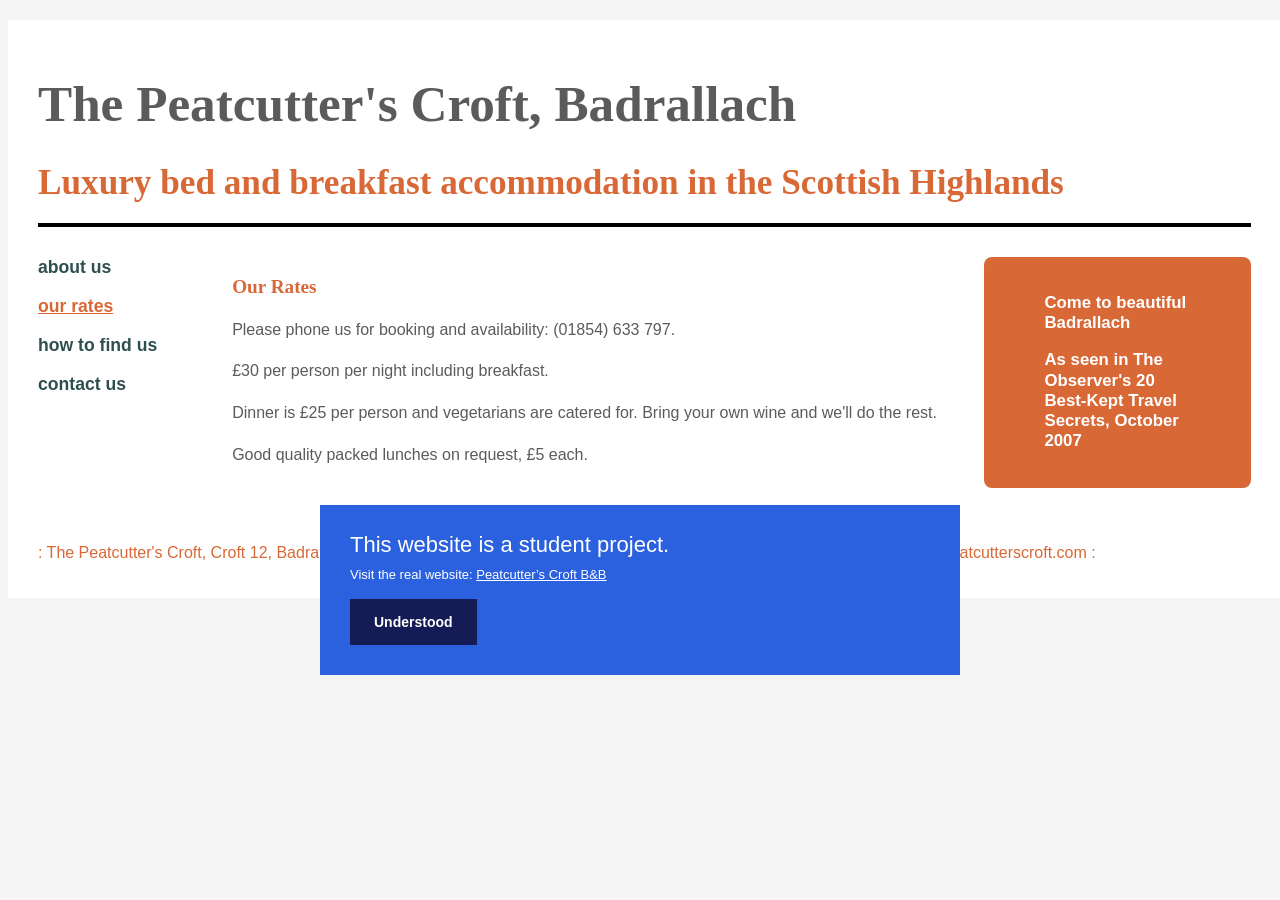
<file: peatcutters/rates.html>
<!DOCTYPE html>
<html lang="en-GB">
<head>
    <meta charset="UTF-8">
    <meta name="viewport" content="width=device-width, initial-scale=1.0">
    <meta name="robots" content="noindex">
    <meta name="robots" content="nofollow">
    <meta name="description" content="Student project rates page for The Peatcutter's Croft, a bed and breakfast accommodation website in the Scottish Highlands.">
    <meta name="keywords" content="Peatcutter's Croft, rates, prices, Badrallach, Scottish Highlands, bed and breakfast, accommodation, student project, COMM1730">
    <title>Our Rates</title>
    <link rel="stylesheet" href="style.css">
    <link rel="stylesheet" type="text/css" href="SPpopup/SPpopup_blue.css">
    <script src="SPpopup/SPpopup_Peatcutters.js" async></script>
</head>
<body>

    <div id="wrapper">

        <div id="header">
            <h1>The Peatcutter's Croft, Badrallach</h1>
            <h2>Luxury bed and breakfast accommodation in the Scottish Highlands</h2>
            <hr>
        </div>

        <div id="content">

            <div id="left-nav">
                <ul>
                    <li><a href="index.html">about us</a></li>
                    <li><a href="rates.html" class="current-side">our rates</a></li>
                    <li><a href="findus.html">how to find us</a></li>
                    <li><a href="contact.html">contact us</a></li>
                </ul>
            </div>

            <div id="main-content">
                <h3>Our Rates</h3>

                <p>Please phone us for booking and availability: (01854) 633 797.</p>

                <p>&pound;30 per person per night including breakfast.</p>

                <p>Dinner is &pound;25 per person and vegetarians are catered for. Bring your own wine and we'll do the rest.</p>

                <p>Good quality packed lunches on request, &pound;5 each.</p>

            </div>

            <div id="secondary-content">
                <blockquote>
                    <p>Come to beautiful Badrallach</p>
                    <p>As seen in The Observer's 20 Best-Kept Travel Secrets, October 2007</p>
                </blockquote>
            </div>
        </div>

        <div id="footer">
            <p>: The Peatcutter's Croft, Croft 12, Badrallach, Dundonnell, Garve, IV23 2QP, Scotland : Tel: +44 (0) 1854 633 797 : Email: info@peatcutterscroft.com :</p>
        </div>

    </div>
    
</body>
</html>
</file>
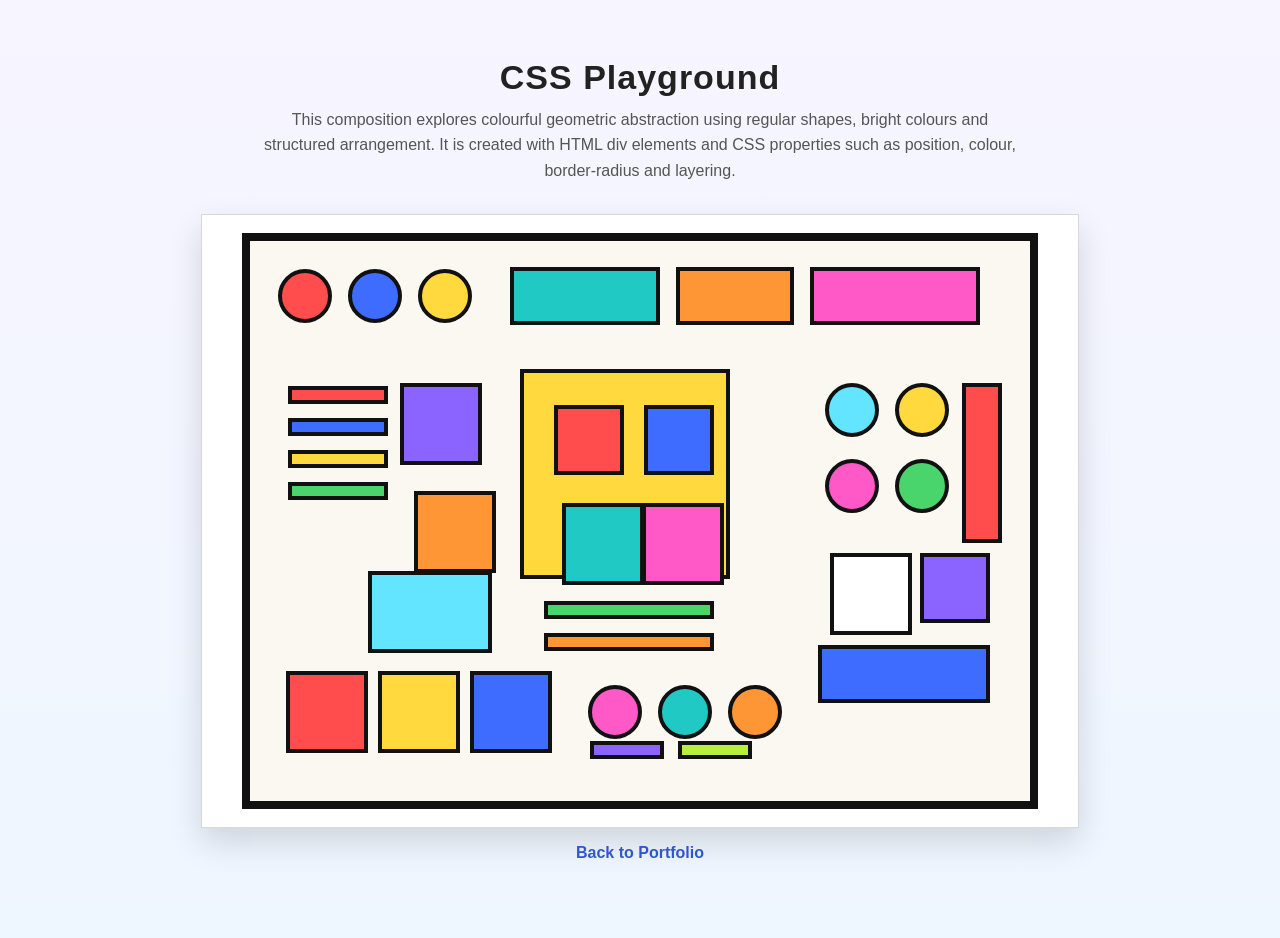
<file: playground/play.html>
<!DOCTYPE html>
<html lang="en">
<head>
    <meta charset="UTF-8">
    <meta name="robots" content="noindex" />
    <meta name="viewport" content="width=device-width, initial-scale=1.0">
    <title>CSS Playground</title>
    <link rel="stylesheet" href="style.css">
</head>
<body>

    <div class="page">
        <h1>CSS Playground</h1>
        <p class="intro">
            This composition explores colourful geometric abstraction using regular shapes, bright colours and structured arrangement. It is created with HTML div elements and CSS properties such as position, colour, border-radius and layering.
        </p>

        <div id="frame">
            <div id="artboard">

                <!--top row-->
                <div class="shape circle red" id="c1"></div>
                <div class="shape circle blue" id="c2"></div>
                <div class="shape circle yellow" id="c3"></div>

                <div class="shape rect-h teal" id="r1"></div>
                <div class="shape rect-h orange" id="r2"></div>
                <div class="shape rect-h pink" id="r3"></div>

                <!--left section-->
                <div class="shape bar-h red" id="b1"></div>
                <div class="shape bar-h blue" id="b2"></div>
                <div class="shape bar-h yellow" id="b3"></div>
                <div class="shape bar-h green" id="b4"></div>

                <div class="shape square purple" id="s1"></div>
                <div class="shape square orange" id="s9"></div>
                <div class="shape square cyan" id="s10"></div>

                <!--centre section-->
                <div class="shape big-square yellow" id="big1"></div>
                <div class="shape square red" id="s2"></div>
                <div class="shape square blue" id="s3"></div>
                <div class="shape square teal" id="s11"></div>
                <div class="shape square pink" id="s12"></div>
                <div class="shape bar-h green" id="b5"></div>
                <div class="shape bar-h orange" id="b6"></div>

                <!--right section-->
                <div class="shape circle cyan" id="c7"></div>
                <div class="shape circle yellow" id="c8"></div>
                <div class="shape circle pink" id="c9"></div>
                <div class="shape circle green" id="c10"></div>

                <div class="shape rect-v red" id="v1"></div>
                <div class="shape square white" id="s4"></div>
                <div class="shape square purple" id="s5"></div>
                <div class="shape rect-h blue" id="r5"></div>

                <!--bottom row-->
                <div class="shape square red" id="s6"></div>
                <div class="shape square yellow" id="s7"></div>
                <div class="shape square blue" id="s8"></div>

                <div class="shape circle pink" id="c11"></div>
                <div class="shape circle teal" id="c12"></div>
                <div class="shape circle orange" id="c13"></div>

                <div class="shape bar-h purple" id="b7"></div>
                <div class="shape bar-h lime" id="b8"></div>

            </div>
        </div>

        <p class="back-link">
            <a href="../index.html">Back to Portfolio</a>
        </p>
    </div>
    
</body>
</html>
</file>
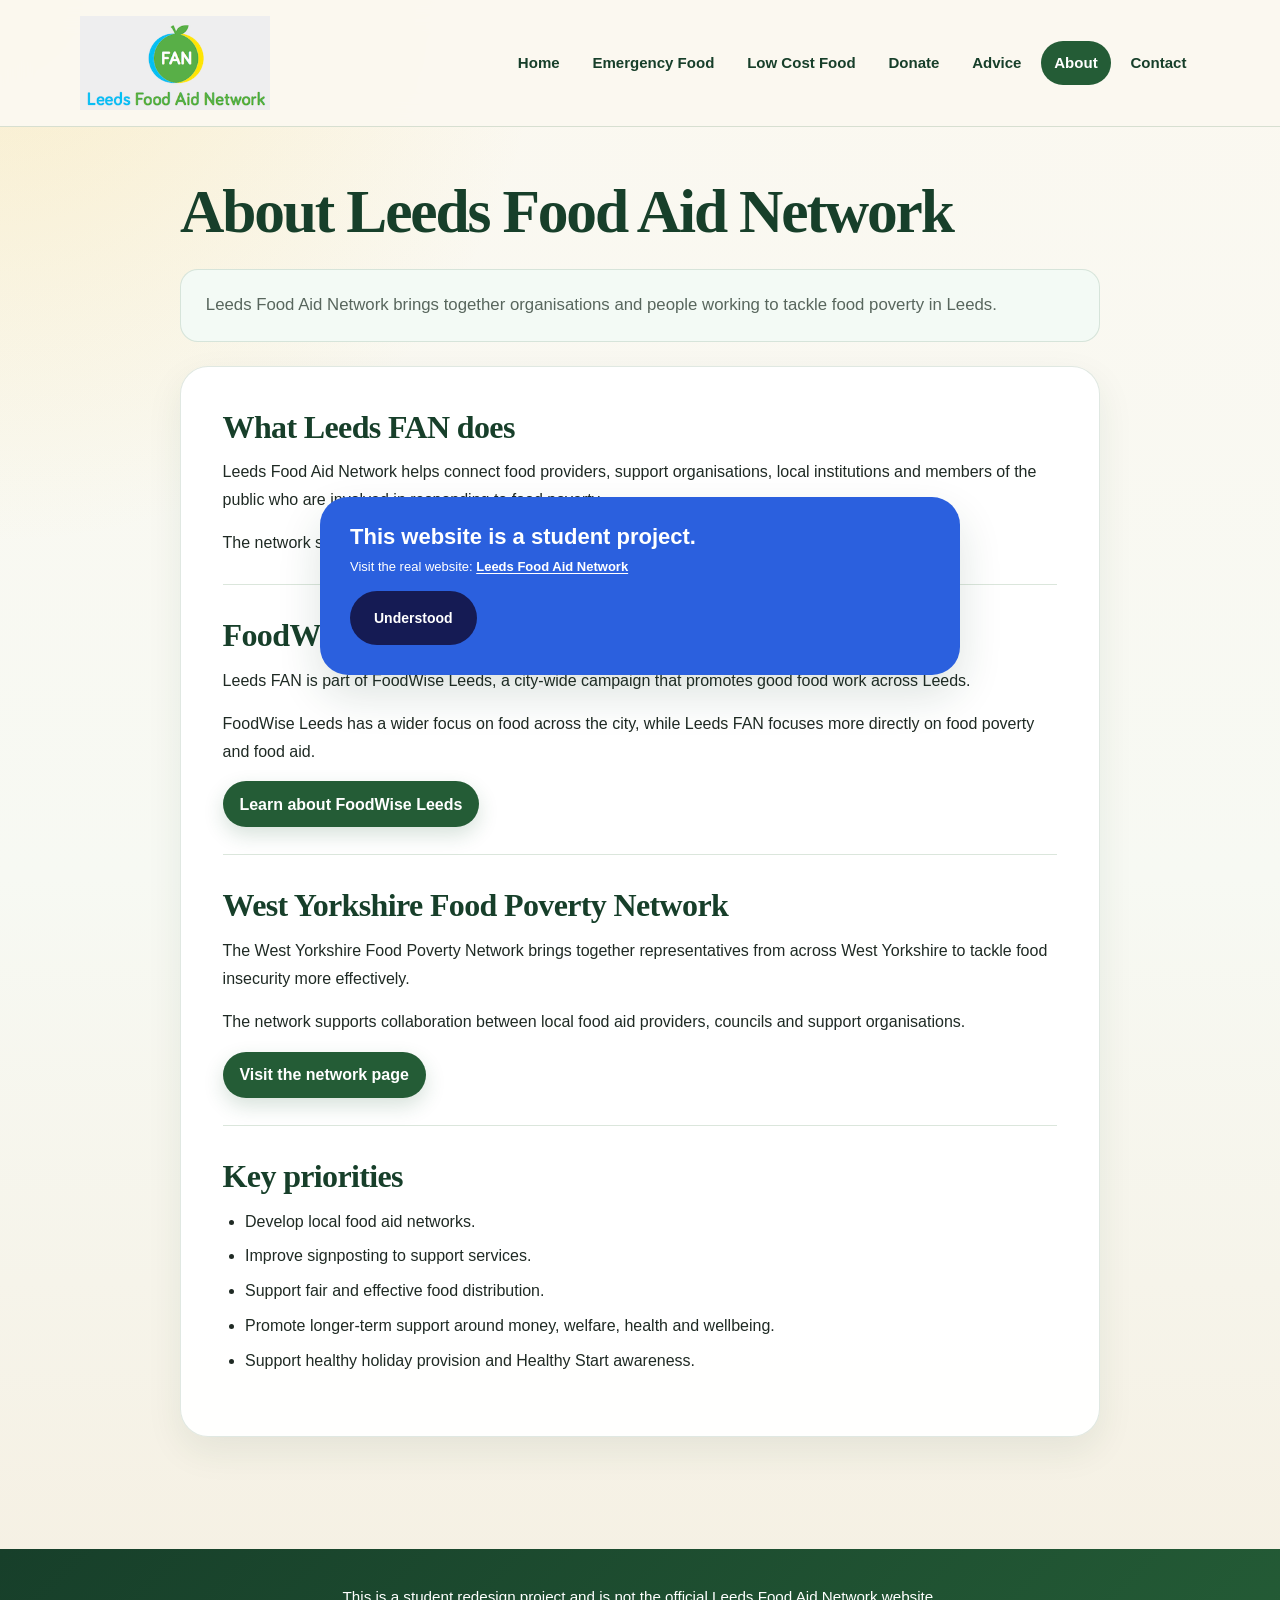
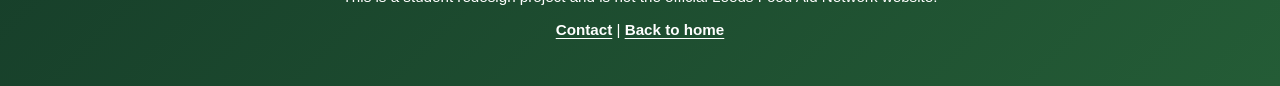
<file: website-redesign/about.html>
<!DOCTYPE html>
<html lang="en-US">
<head>
  <meta charset="utf-8">
  <meta name="viewport" content="width=device-width, initial-scale=1.0">
  <meta name="robots" content="noindex">
  <meta name="robots" content="nofollow">

  <title>Leeds Food Aid Network Redesign | About</title>
  <meta name="description" content="A student redesign of the Leeds Food Aid Network about page, explaining Leeds FAN, FoodWise Leeds and wider food aid work in West Yorkshire.">
  <meta name="keywords" content="Leeds Food Aid Network, FoodWise Leeds, West Yorkshire, food aid network, food poverty, Leeds, student redesign">

  <link rel="stylesheet" href="css/style.css">
  <link rel="stylesheet" type="text/css" href="SPpopup/SPpopup_blue.css">
  <script src="SPpopup/SPpopup_leedsfoodaid.js" defer></script>
</head>
  <body>
	<a class="skip-link" href="#main-content">Skip to main content</a>

	<header class="site-header">
		<div class="container header-inner">
			<a class="site-logo" href="index.html" aria-label="Leeds Food Aid Network homepage">
        <img src="images/leeds-fan-logo.png" alt="Leeds Food Aid Network logo">
      </a>

			<nav aria-label="Main navigation">
				<ul class="nav-list">
					<li><a href="index.html">Home</a></li>
                    <li><a href="find-food.html">Emergency Food</a></li>
                    <li><a href="low-cost-food.html">Low Cost Food</a></li>
                    <li><a href="donate.html">Donate</a></li>
                    <li><a href="advice.html">Advice</a></li>
                    <li><a href="about.html" aria-current="page">About</a></li>
                    <li><a href="contact.html">Contact</a></li>
				</ul>
			</nav>
		</div>
	</header>
	
<main id="main-content">
  <div class="container">

    <h1>About Leeds Food Aid Network</h1>

    <div class="page-intro">
      <p>Leeds Food Aid Network brings together organisations and people working to tackle food poverty in Leeds.</p>
    </div>

    <section class="wp-content-well">

      <section class="content-section">
        <h2>What Leeds FAN does</h2>
        <p>Leeds Food Aid Network helps connect food providers, support organisations, local institutions and members of the public who are involved in responding to food poverty.</p>
        <p>The network supports communication, signposting and collaboration across the city.</p>
      </section>

      <section class="content-section">
        <h2>FoodWise Leeds</h2>
        <p>Leeds FAN is part of FoodWise Leeds, a city-wide campaign that promotes good food work across Leeds.</p>
        <p>FoodWise Leeds has a wider focus on food across the city, while Leeds FAN focuses more directly on food poverty and food aid.</p>
        <a class="button-link" href="https://foodwiseleeds.org/about/" target="_blank" rel="noopener">Learn about FoodWise Leeds</a>
      </section>

      <section class="content-section">
        <h2>West Yorkshire Food Poverty Network</h2>
        <p>The West Yorkshire Food Poverty Network brings together representatives from across West Yorkshire to tackle food insecurity more effectively.</p>
        <p>The network supports collaboration between local food aid providers, councils and support organisations.</p>
        <a class="button-link" href="https://feedingbritain.org/location/west-yorkshire-food-poverty-network/" target="_blank" rel="noopener">Visit the network page</a>
      </section>

      <section class="content-section">
        <h2>Key priorities</h2>
        <ul>
          <li>Develop local food aid networks.</li>
          <li>Improve signposting to support services.</li>
          <li>Support fair and effective food distribution.</li>
          <li>Promote longer-term support around money, welfare, health and wellbeing.</li>
          <li>Support healthy holiday provision and Healthy Start awareness.</li>
        </ul>
      </section>

    </section>

  </div>
</main>

<footer class="site-footer">
	<div class="container">
		<p>This is a student redesign project and is not the official Leeds Food Aid Network website.</p>
		<p>
			<a href="contact.html">Contact</a>
			<span aria-hidden="true"> | </span>
			<a href="index.html">Back to home</a>
		</p>
	</div>
</footer>
</body>
</html>
</file>
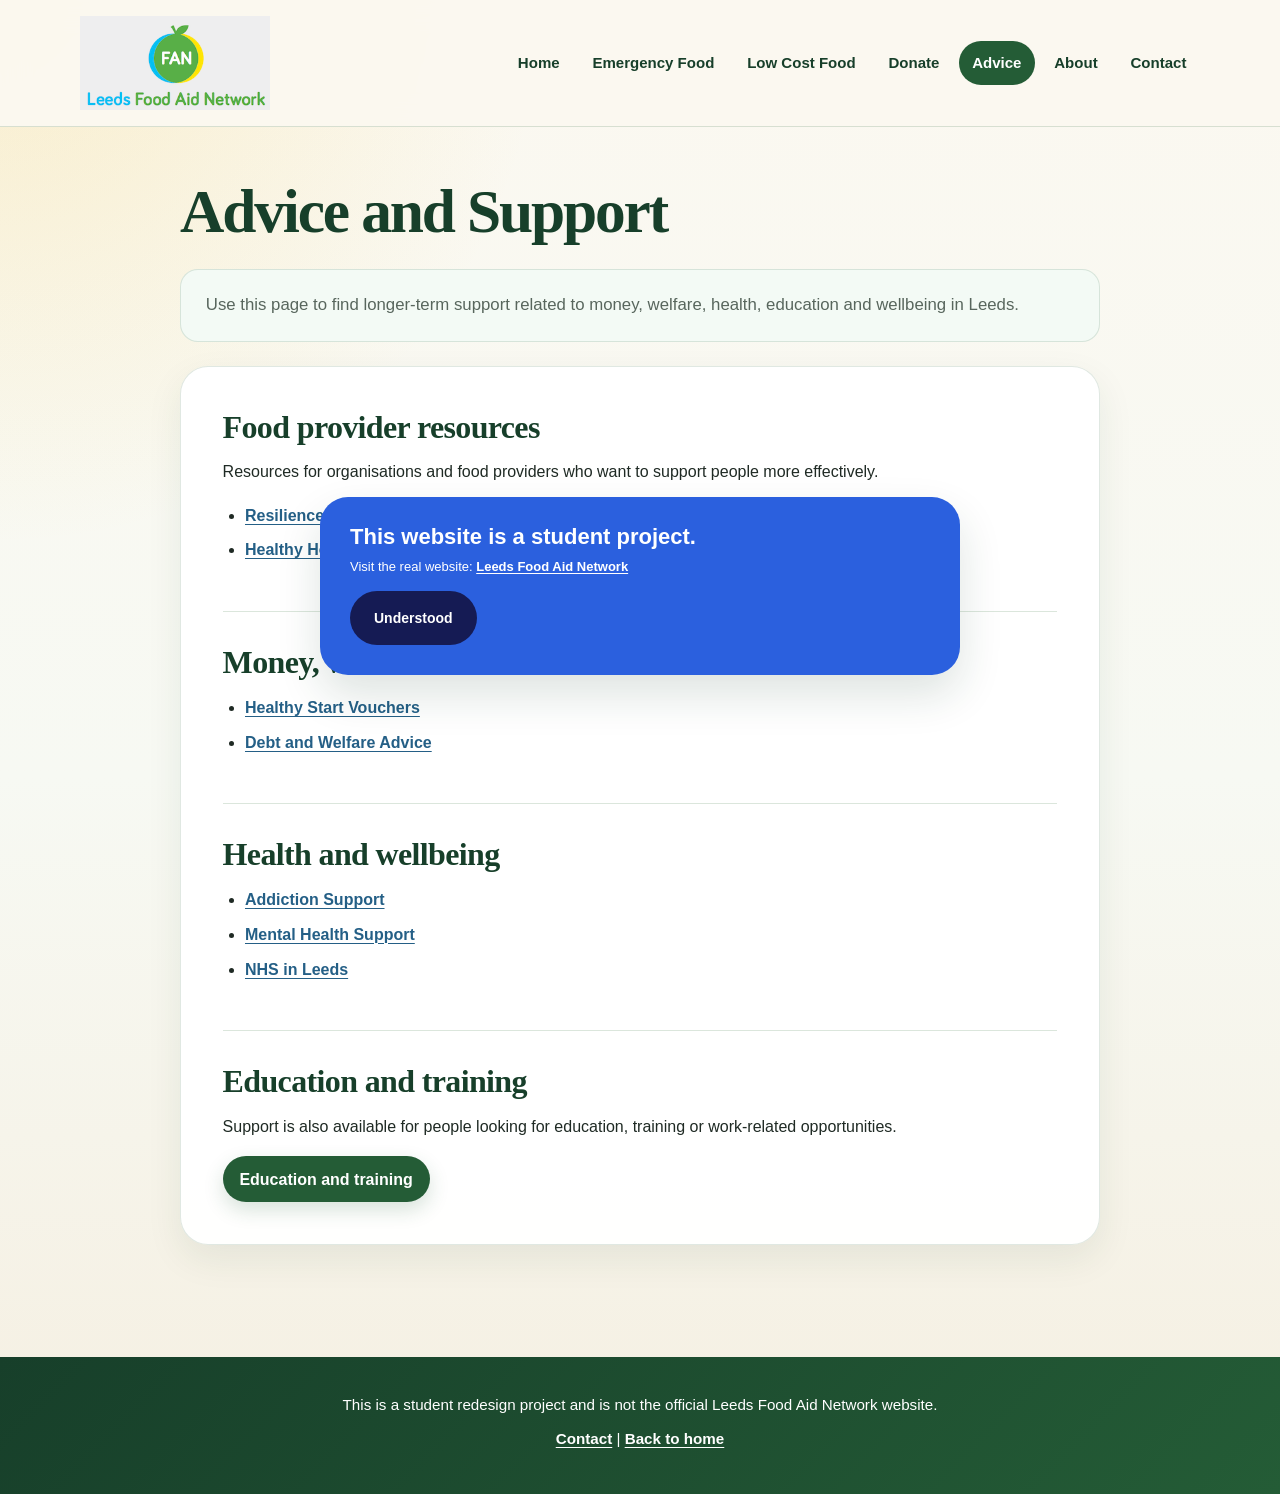
<file: website-redesign/advice.html>
<!DOCTYPE html>
<html lang="en-US">
   <head>
	<meta charset="utf-8">
    <meta name="viewport" content="width=device-width, initial-scale=1.0">
    <meta name="robots" content="noindex">
    <meta name="robots" content="nofollow">

	<title>Leeds Food Aid Network Redesign | Advice and Support</title>
    <meta name="description" content="A student redesign of the Leeds Food Aid Network advice and support page, helping users find information about money, health, welfare and related support in Leeds.">
    <meta name="keywords" content="Leeds Food Aid Network, advice and support, Healthy Start, debt support, welfare support, mental health, Leeds, student redesign">
	<link rel="stylesheet" href="css/style.css">
    <link rel="stylesheet" type="text/css" href="SPpopup/SPpopup_blue.css">
    <script src="SPpopup/SPpopup_leedsfoodaid.js" defer></script>
  </head>
  <body>
	<a class="skip-link" href="#main-content">Skip to main content</a>

	<header class="site-header">
		<div class="container header-inner">
			<a class="site-logo" href="index.html" aria-label="Leeds Food Aid Network homepage">
        <img src="images/leeds-fan-logo.png" alt="Leeds Food Aid Network logo">
      </a>

			<nav aria-label="Main navigation">
				<ul class="nav-list">
					<li><a href="index.html">Home</a></li>
                    <li><a href="find-food.html">Emergency Food</a></li>
                    <li><a href="low-cost-food.html">Low Cost Food</a></li>
                    <li><a href="donate.html">Donate</a></li>
                    <li><a href="advice.html" aria-current="page">Advice</a></li>
                    <li><a href="about.html">About</a></li>
                    <li><a href="contact.html">Contact</a></li>
				</ul>
			</nav>
		</div>
	</header>

  <main id="main-content">
  <div class="container">

    <h1>Advice and Support</h1>

    <div class="page-intro">
      <p>Use this page to find longer-term support related to money, welfare, health, education and wellbeing in Leeds.</p>
    </div>

    <section class="wp-content-well">

      <section class="content-section">
        <h2>Food provider resources</h2>
        <p>Resources for organisations and food providers who want to support people more effectively.</p>
        <ul>
          <li><a href="https://foodwiseleeds.org/food-resilience/" target="_blank" rel="noopener">Resilience Toolkit for Food Providers</a></li>
          <li><a href="https://foodwiseleeds.org/healthy-holidays/" target="_blank" rel="noopener">Healthy Holiday Provision</a></li>
        </ul>
      </section>

      <section class="content-section">
        <h2>Money, welfare and benefits</h2>
        <ul>
          <li><a href="https://leedsfoodaidnetwork.co.uk/access-healthy-start-vouchers/" target="_blank" rel="noopener">Healthy Start Vouchers</a></li>
          <li><a href="https://www.leedsfoodaidnetwork.co.uk/long-term-provision/debt/" target="_blank" rel="noopener">Debt and Welfare Advice</a></li>
        </ul>
      </section>

      <section class="content-section">
        <h2>Health and wellbeing</h2>
        <ul>
          <li><a href="https://www.leedsfoodaidnetwork.co.uk/long-term-provision/addiction/" target="_blank" rel="noopener">Addiction Support</a></li>
          <li><a href="https://www.leedsfoodaidnetwork.co.uk/mental-health/" target="_blank" rel="noopener">Mental Health Support</a></li>
          <li><a href="https://www.leedsfoodaidnetwork.co.uk/long-term-provision/nhs-in-leeds/" target="_blank" rel="noopener">NHS in Leeds</a></li>
        </ul>
      </section>

      <section class="content-section">
        <h2>Education and training</h2>
        <p>Support is also available for people looking for education, training or work-related opportunities.</p>
        <a class="button-link" href="https://www.leedsfoodaidnetwork.co.uk/education-training/" target="_blank" rel="noopener">Education and training</a>
      </section>

    </section>

  </div>
</main>

<footer class="site-footer">
	<div class="container">
		<p>This is a student redesign project and is not the official Leeds Food Aid Network website.</p>
		<p>
			<a href="contact.html">Contact</a>
			<span aria-hidden="true"> | </span>
			<a href="index.html">Back to home</a>
		</p>
	</div>
</footer>
</body>
</html>
</file>
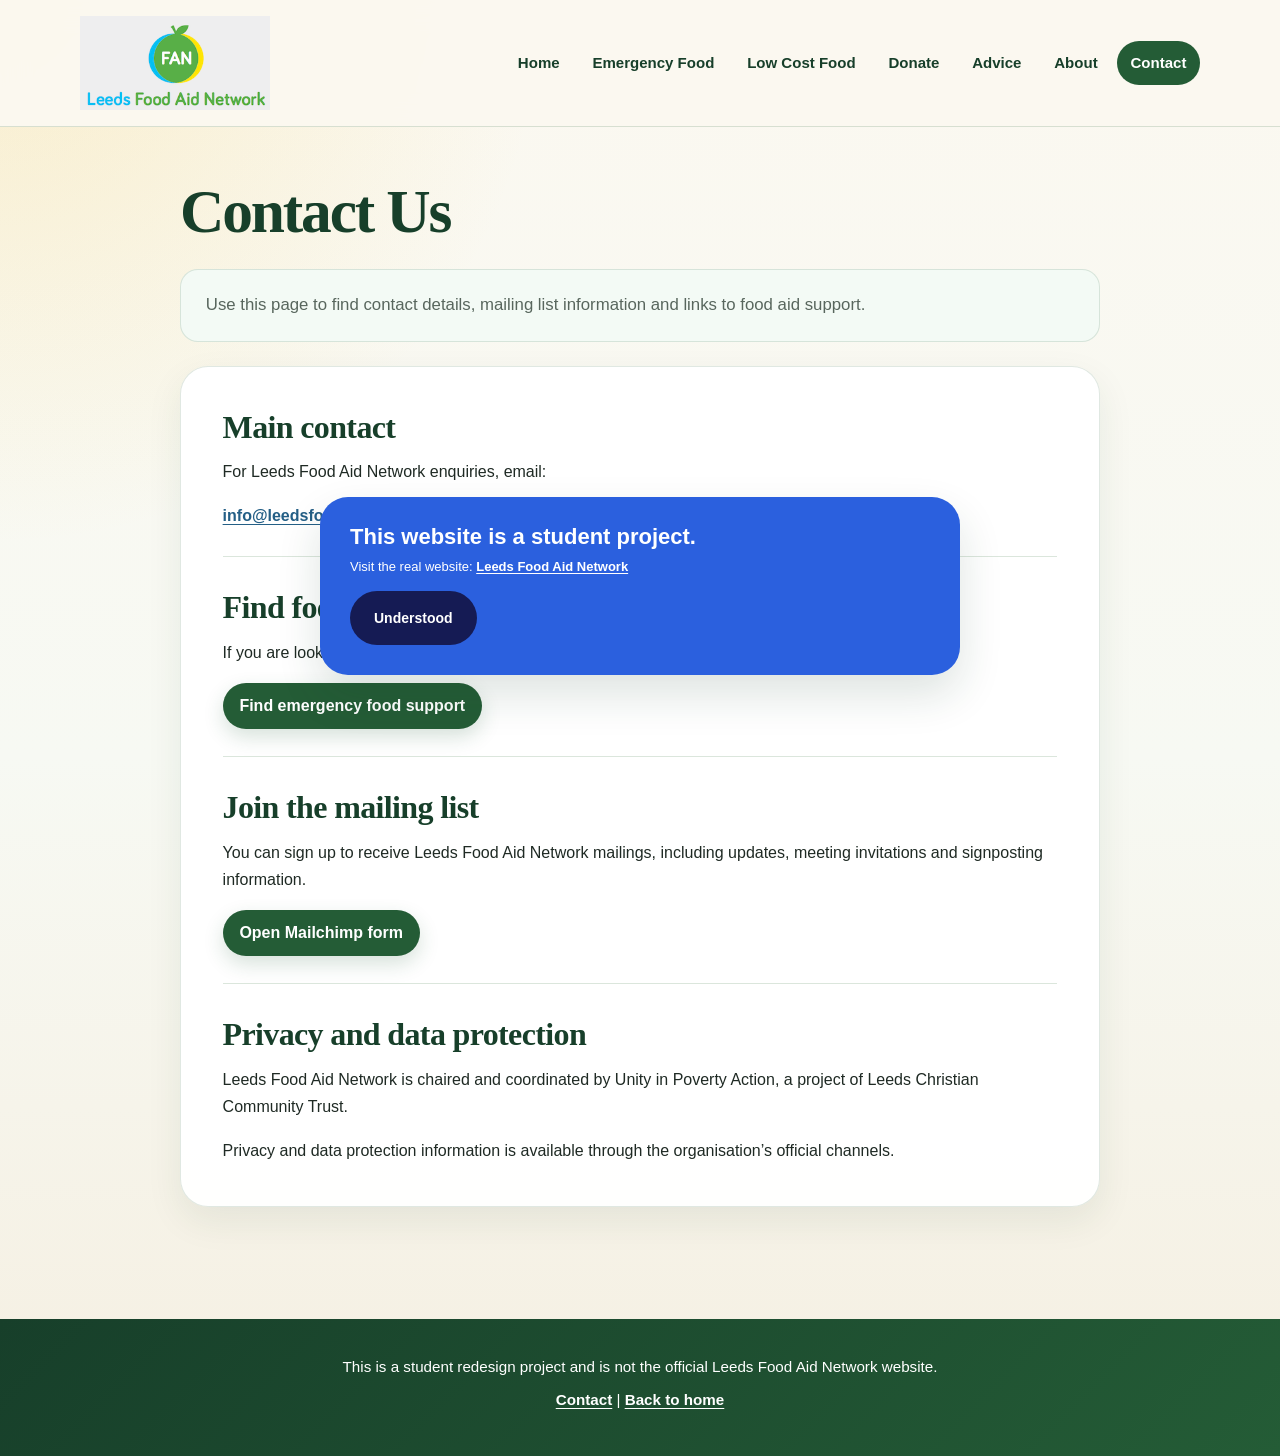
<file: website-redesign/contact.html>
<!DOCTYPE html>
<html lang="en-US">
   <head>
	<meta charset="utf-8">
    <meta name="viewport" content="width=device-width, initial-scale=1.0">
    <meta name="robots" content="noindex">
    <meta name="robots" content="nofollow">

	<title>Leeds Food Aid Network Redesign | Contact</title>
    <meta name="description" content="A student redesign of the Leeds Food Aid Network contact page, helping users find contact details, mailing list information and food aid support links more easily.">
    <meta name="keywords" content="Leeds Food Aid Network, contact, food aid contact, mailing list, emergency food, Leeds, student redesign">

	<link rel="stylesheet" href="css/style.css">
    <link rel="stylesheet" type="text/css" href="SPpopup/SPpopup_blue.css">
    <script src="SPpopup/SPpopup_leedsfoodaid.js" defer></script>
  </head>
  <body>
	<a class="skip-link" href="#main-content">Skip to main content</a>

	<header class="site-header">
		<div class="container header-inner">
			<a class="site-logo" href="index.html" aria-label="Leeds Food Aid Network homepage">
        <img src="images/leeds-fan-logo.png" alt="Leeds Food Aid Network logo">
      </a>

			<nav aria-label="Main navigation">
				<ul class="nav-list">
					<li><a href="index.html">Home</a></li>
                    <li><a href="find-food.html">Emergency Food</a></li>
                    <li><a href="low-cost-food.html">Low Cost Food</a></li>
                    <li><a href="donate.html">Donate</a></li>
                    <li><a href="advice.html">Advice</a></li>
                    <li><a href="about.html">About</a></li>
                    <li><a href="contact.html" aria-current="page">Contact</a></li>
				</ul>
			</nav>
		</div>
	</header>

	<main id="main-content">
  <div class="container">

    <h1>Contact Us</h1>

    <div class="page-intro">
      <p>Use this page to find contact details, mailing list information and links to food aid support.</p>
    </div>

    <section class="wp-content-well">

      <section class="content-section">
        <h2>Main contact</h2>
        <p>For Leeds Food Aid Network enquiries, email:</p>
        <p><a href="mailto:info@leedsfoodaidnetwork.co.uk">info@leedsfoodaidnetwork.co.uk</a></p>
      </section>

      <section class="content-section">
        <h2>Find food aid contact details</h2>
        <p>If you are looking for details of food aid providers, start with the emergency food page.</p>
        <a class="button-link" href="find-food.html">Find emergency food support</a>
      </section>

      <section class="content-section">
        <h2>Join the mailing list</h2>
        <p>You can sign up to receive Leeds Food Aid Network mailings, including updates, meeting invitations and signposting information.</p>
        <a class="button-link" href="http://eepurl.com/dyrUhz" target="_blank" rel="noopener">Open Mailchimp form</a>
      </section>

      <section class="content-section">
        <h2>Privacy and data protection</h2>
        <p>Leeds Food Aid Network is chaired and coordinated by Unity in Poverty Action, a project of Leeds Christian Community Trust.</p>
        <p>Privacy and data protection information is available through the organisation’s official channels.</p>
      </section>

    </section>

  </div>
</main>

<footer class="site-footer">
	<div class="container">
		<p>This is a student redesign project and is not the official Leeds Food Aid Network website.</p>
		<p>
			<a href="contact.html">Contact</a>
			<span aria-hidden="true"> | </span>
			<a href="index.html">Back to home</a>
		</p>
	</div>
</footer>
</body>
</html>
</file>
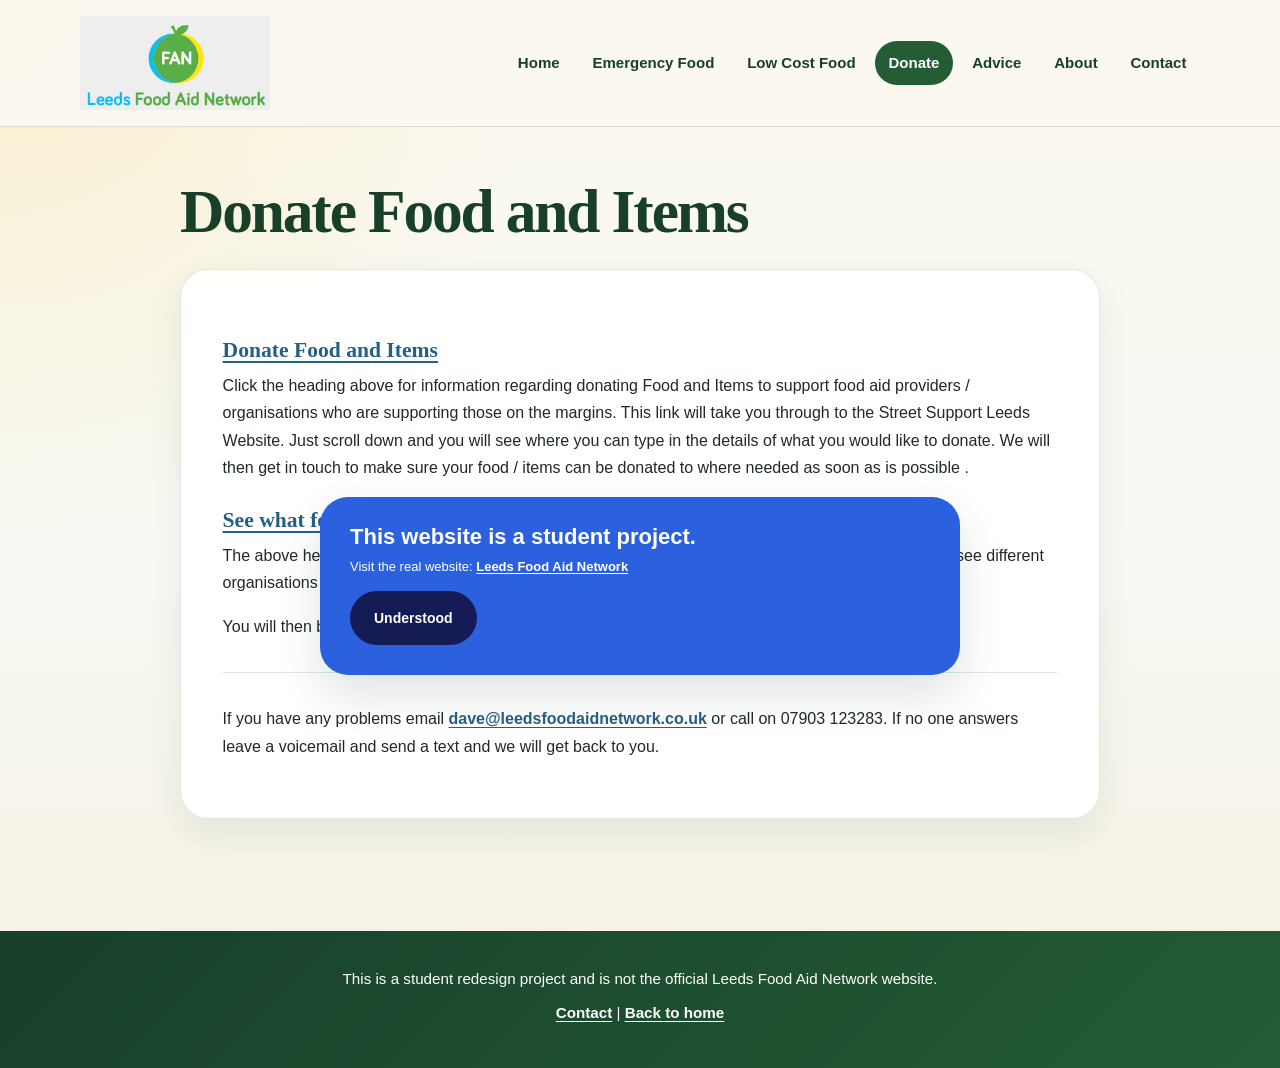
<file: website-redesign/donate.html>
<!DOCTYPE html>
<html lang="en-US">
   <head>
	<meta charset="utf-8">
    <meta name="viewport" content="width=device-width, initial-scale=1.0">
    <meta name="robots" content="noindex">
	<meta name="robots" content="nofollow">

	<title>Leeds Food Aid Network Redesign | Donate Food and Items</title>
    <meta name="description" content="A student redesign of the Leeds Food Aid Network donation page, helping users understand how to donate food and essential items in Leeds.">
    <meta name="keywords" content="Leeds Food Aid Network, donate food, food donations, essential items, FareShare, food aid, Leeds, student redesign">

	<link rel="stylesheet" href="css/style.css">
    <link rel="stylesheet" type="text/css" href="SPpopup/SPpopup_blue.css">
    <script src="SPpopup/SPpopup_leedsfoodaid.js" defer></script>
  </head>
  <body>
	<a class="skip-link" href="#main-content">Skip to main content</a>

	<header class="site-header">
		<div class="container header-inner">
			<a class="site-logo" href="index.html" aria-label="Leeds Food Aid Network homepage">
				<img src="images/leeds-fan-logo.png" alt="Leeds Food Aid Network logo">
			</a>

			<nav aria-label="Main navigation">
				<ul class="nav-list">
					<li><a href="index.html">Home</a></li>
                    <li><a href="find-food.html">Emergency Food</a></li>
                    <li><a href="low-cost-food.html">Low Cost Food</a></li>
                    <li><a href="donate.html" aria-current="page">Donate</a></li>
                    <li><a href="advice.html">Advice</a></li>
                    <li><a href="about.html">About</a></li>
                    <li><a href="contact.html">Contact</a></li>
				</ul>
			</nav>
		</div>
	</header>

	<main id="main-content">
		<div class="container">


<h1>Donate Food and Items</h1>
    <div class="well wp-content-well">
<h3><a href="https://streetsupport.net/give-help/offer-items/#form-scroll">Donate Food and Items</a></h3>
<p>Click the heading above for information regarding donating Food and Items to support food aid providers / organisations who are supporting those on the margins. This link will take you through to the Street Support Leeds Website. Just scroll down and you will see where you can type in the details of what you would like to donate. We will then get in touch to make sure your food / items can be donated to where needed as soon as is possible .</p>
<h3><a href="https://streetsupport.net/give-help/help/?postcode=LS1&amp;type=All">See what food and items are needed</a></h3>
<p style="text-align: left;">The above heading will take you through to the Street Support Leeds Website. Scroll down and you will see different organisations and what they currently need.</p>
<p style="text-align: left;">You will then be able to contact the organisation directly in order to donate.</p>
<div><hr /></div>
<p style="text-align: left;">If you have any problems email <a href="mailto:dave@leedsfoodaidnetwork.co.uk">dave@leedsfoodaidnetwork.co.uk</a> or call on 07903 123283. If no one answers leave a voicemail and send a text and we will get back to you.</p>


<p></p>

    </div>
  </div>
</main>

<footer class="site-footer">
	<div class="container">
		<p>This is a student redesign project and is not the official Leeds Food Aid Network website.</p>
		<p>
			<a href="contact.html">Contact</a>
			<span aria-hidden="true"> | </span>
			<a href="index.html">Back to home</a>
		</p>
	</div>
</footer>
</body>
</html>
</file>
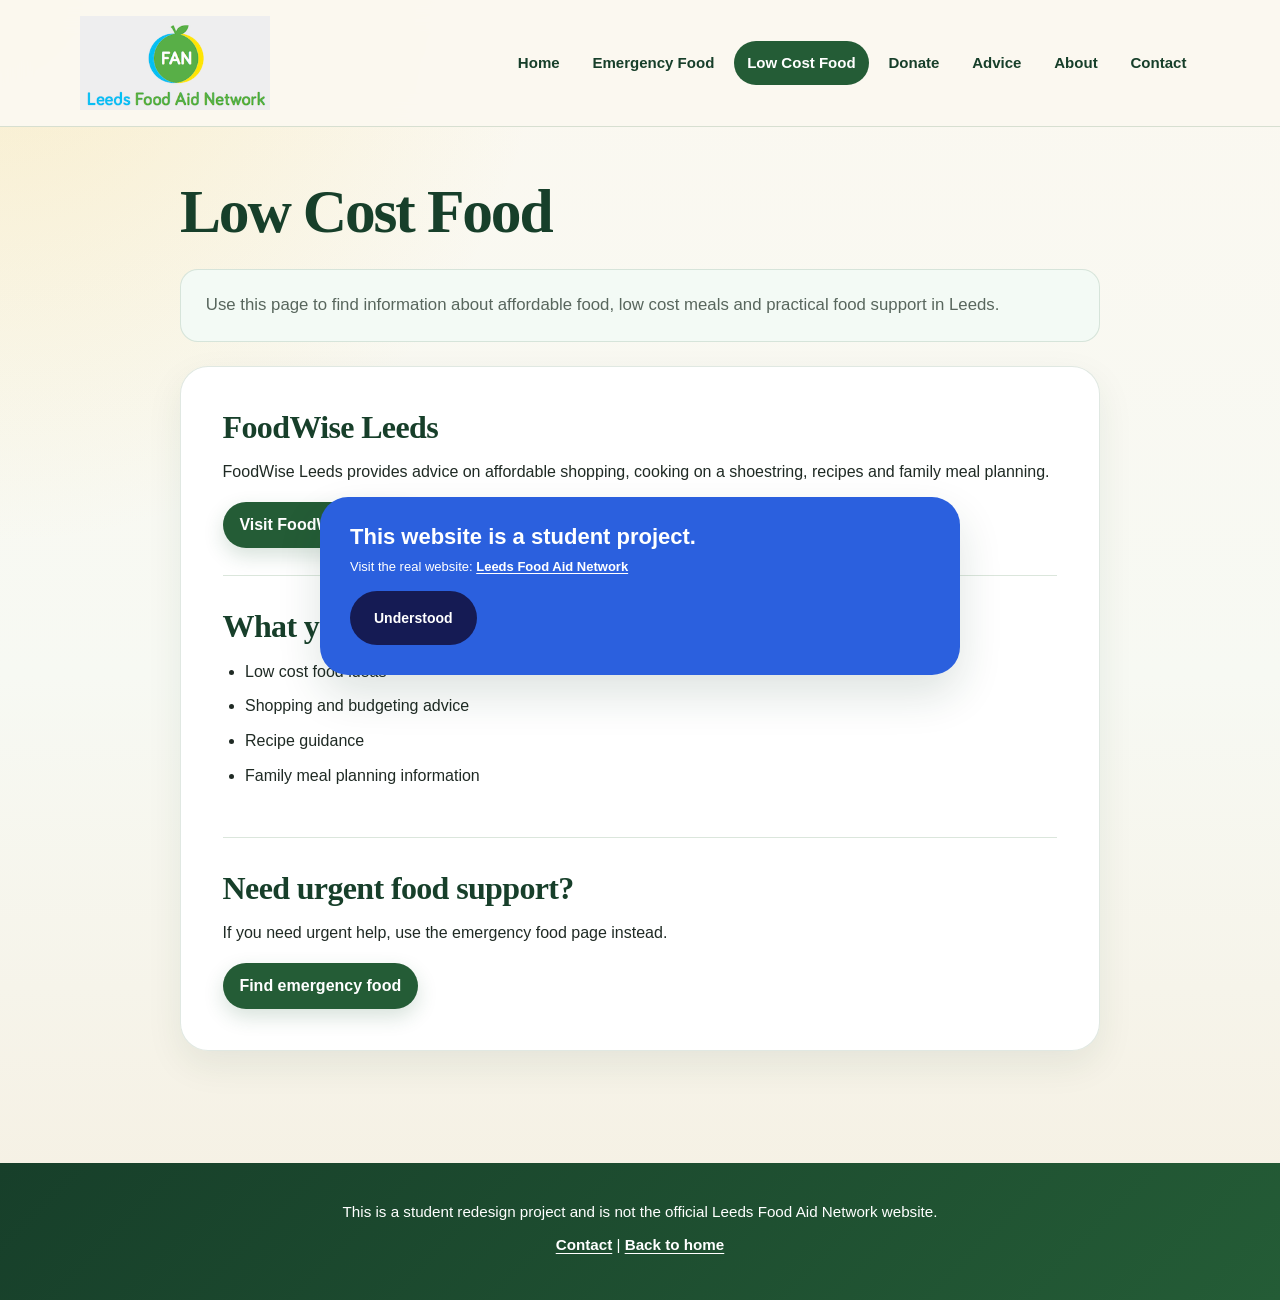
<file: website-redesign/low-cost-food.html>
<!DOCTYPE html>
<html lang="en-US">
   <head>
	<meta charset="utf-8">
	<meta name="viewport" content="width=device-width, initial-scale=1.0">
	<meta name="robots" content="noindex">
  <meta name="robots" content="nofollow">

	<title>Leeds Food Aid Network Redesign | Low Cost Food</title>
    <meta name="description" content="A student redesign of the Leeds Food Aid Network low cost food page, helping users find affordable food, meals and community food support in Leeds.">
    <meta name="keywords" content="Leeds Food Aid Network, low cost food, affordable food, community meals, food support, Leeds, student redesign">

	<link rel="stylesheet" href="css/style.css">
    <link rel="stylesheet" type="text/css" href="SPpopup/SPpopup_blue.css">
    <script src="SPpopup/SPpopup_leedsfoodaid.js" defer></script>
  </head>
  <body>
	<a class="skip-link" href="#main-content">Skip to main content</a>

	<header class="site-header">
		<div class="container header-inner">
			<a class="site-logo" href="index.html" aria-label="Leeds Food Aid Network homepage">
        <img src="images/leeds-fan-logo.png" alt="Leeds Food Aid Network logo">
      </a>

			<nav aria-label="Main navigation">
				<ul class="nav-list">
					<li><a href="index.html">Home</a></li>
                    <li><a href="find-food.html" >Emergency Food</a></li>
                    <li><a href="low-cost-food.html" aria-current="page">Low Cost Food</a></li>
                    <li><a href="donate.html">Donate</a></li>
                    <li><a href="advice.html">Advice</a></li>
                    <li><a href="about.html">About</a></li>
                    <li><a href="contact.html">Contact</a></li>
				</ul>
			</nav>
		</div>
	</header>

	<main id="main-content">
  <div class="container">

    <h1>Low Cost Food</h1>

    <div class="page-intro">
      <p>Use this page to find information about affordable food, low cost meals and practical food support in Leeds.</p>
    </div>

    <section class="wp-content-well">

      <section class="content-section">
        <h2>FoodWise Leeds</h2>
        <p>FoodWise Leeds provides advice on affordable shopping, cooking on a shoestring, recipes and family meal planning.</p>
        <a class="button-link" href="https://foodwiseleeds.org/" target="_blank" rel="noopener">Visit FoodWise Leeds</a>
      </section>

      <section class="content-section">
        <h2>What you can find</h2>
        <ul>
          <li>Low cost food ideas</li>
          <li>Shopping and budgeting advice</li>
          <li>Recipe guidance</li>
          <li>Family meal planning information</li>
        </ul>
      </section>

      <section class="content-section">
        <h2>Need urgent food support?</h2>
        <p>If you need urgent help, use the emergency food page instead.</p>
        <a class="button-link" href="find-food.html">Find emergency food</a>
      </section>

    </section>

  </div>
</main>

<footer class="site-footer">
	<div class="container">
		<p>This is a student redesign project and is not the official Leeds Food Aid Network website.</p>
		<p>
			<a href="contact.html">Contact</a>
			<span aria-hidden="true"> | </span>
			<a href="index.html">Back to home</a>
		</p>
	</div>
</footer>
</body>
</html>
</file>
<file: style.css>
* {
    box-sizing: border-box;
}

html {
    scroll-behavior: smooth;
}

.skip-link {
    position: absolute;
    left: -999px;
    top: 10px;
    background: #ffffff;
    color: #0f172a;
    padding: 10px 14px;
    border-radius: 8px;
    z-index: 1000;
}

.skip-link:focus {
    left: 10px;
}

a:focus,
button:focus {
    outline: 3px solid #4f46e5;
    outline-offset: 3px;
}

body {
    margin: 0;
    font-family: Arial, Helvetica, sans-serif;
    background: 
        radial-gradient(circle at top left, rgba(124, 58,237, 0.25), transparent 32%),
        radial-gradient(circle at bottom right, rgba(14, 165, 233, 0.22), transparent 30%),
        #f8fafc;
    color: #0f172a;
    line-height: 1.6;
    overflow-x: hidden;
}

.background-shape {
    position: fixed;
    width: 260px;
    height: 260px;
    border-radius: 50%;
    filter: blur(30px);
    opacity: 0.35;
    z-index: -1;
}

.shape-one {
    top: 90px;
    left: -80px;
    background: #8b5cf6;
}

.shape-two {
    right: -70px;
    bottom: 100px;
    background: #38bdf8;
}

.container {
    width: 90%;
    max-width: 1100px;
    margin: 0 auto;
    padding: 29px 0 70px;
}


.navbar {
    display: flex;
    justify-content: space-between;
    align-items: center;
    padding: 22px 0;
    margin-bottom: 45px;
}

.logo {
    font-weight: 800;
    letter-spacing: -0.5px;
    font-size: 20px;
}

.nav-links {
    display: flex;
    gap: 12px;
}

.nav-links a {
    text-decoration: none;
    color: #475569;
    padding: 8px 14px;
    border-radius: 999px;
    transition: 0.25s ease;
}

.nav-links a:hover {
    color: #4f46e5;
    background: rgba(255, 255, 255, 0.7);
}

.hero {
   display: grid;
   grid-template-columns: 1.5fr 1fr;
   gap: 30px;
   align-items: center;
   min-height: 470px;
   margin-bottom: 45px;
}

.hero-text {
    padding: 55px;
    border-radius: 34px;
    background: rgba(255, 255, 255, 0.72);
    backdrop-filter: blur(18px);
    box-shadow: 0 24px 70px rgba(15, 23, 42, 0.1);
    border: 1px solid rgba(255, 255, 255, 0.8);
}

.tagline,
.section-label {
    color: #4f46e5;
    font-weight: 800;
    letter-spacing: 1.5px;
    text-transform: uppercase;
    font-size: 13px;
    margin-bottom: 10px;
}

h1 {
    font-size: clamp(44px, 7vw, 76px);
    line-height: 0.95;
    letter-spacing: -3px;
    margin: 0 0 24px;
    color: #0f172a;
}

.intro {
    max-width: 620px;
    font-size: 18px;
    color: #475569;
    margin-bottom: 30px;
}

.hero-buttons {
    display: flex;
    flex-wrap: wrap;
    gap: 14px;
}

.primary-button,
.secondary-button {
    display: inline-block;
    text-decoration: none;
    padding: 13px 20px;
    border-radius: 999px;
    font-weight: 700;
    transition: 0.25s ease;
}

.primary-button {
    background: #4f46e5;
    color: white;
    box-shadow: 0 14px 30px rgba(79, 70, 229, 0.28);
}

.primary-button:hover {
    transform: translateY(-3px);
    box-shadow: 0 18px 38px rgba(79, 70, 229, 0.35);
}

.secondary-button {
    color: #334155;
    background: white;
}

.secondary-button:hover {
    transform: translateY(-3px);
    color: #4f46e5;
}

.profile-card {
    position: relative;
    overflow: hidden;
    padding: 35px;
    border-radius: 34px;
    color: white;
    background: linear-gradient(145deg, #4f46e5, #7c3aed, #0ea5e9);
    min-height: 360px;
    box-shadow: 0 24px 70px rgba(79, 70, 229, 0.25);
}

.profile-card::before {
    content: "";
    position: absolute;
    width: 180px;
    height: 180px;
    right: -50px;
    top: -40px;
    border-radius: 50%;
    background: rgba(255, 255, 255, 0.18);
}

.profile-card::after {
    content: "";
    position: absolute;
    width: 120px;
    height:120px;
    left:-40px;
    bottom:-35px;
    border-radius: 50%;
    background: rgba(255, 255, 255, 0.12);
}

.profile-circle {
    width: 86px;
    height:86px;
    display: grid;
    place-items: center;
    border-radius: 50%;
    font-size: 34px;
    background: rgba(255, 255, 255, 0.18);
    margin-bottom: 70px;
    border: 1px solid rgba(255, 255, 255, 0.28)
}

.profile-card .card-title {
    position: relative;
    font-size: 28px;
    margin: 0 0 10px;
}

.profile-card p {
    position: relative;
    color: rgba(255, 255, 255, 0.84);
}

.mini-stats {
    position: relative;
    display: flex;
    gap: 15px;
    margin-top: 28px;
}

.mini-stats div {
    flex: 1;
    padding: 14px;
    border-radius: 18px;
    background: rgba(255, 255, 255, 0.16);
}

.mini-stats strong {
    display: block;
    font-size: 22px;
}

.mini-stats span {
    font-size: 13px;
    opacity: 0.8;
}


.glass-card {
    background: rgba(255, 255, 255, 0.72);
    backdrop-filter: blur(18px);
    padding: 36px;
    border-radius: 28px;
    box-shadow: 0 18px 50px rgba(15, 23, 42, 0.08);
    border: 1px solid rgba(255, 255, 255, 0.8);
    margin-bottom: 50px
}

h2 {
    font-size: 36px;
    line-height: 1;
    margin: 0 0 18px;
    letter-spacing: -1.2px;
}

.about p:last-child {
    max-width: 760px;
    color: #475569;
    font-size: 17px;
}

.work {
    margin-top: 20px;
}

.work-grid {
    display: grid;
    grid-template-columns: repeat(3, 1fr);
    gap: 18px;
    margin-top: 24px;
}

.work-card {
    position: relative;
    min-height: 230px;
    display: flex;
    flex-direction: column;
    justify-content: space-between;
    text-decoration: none;
    padding: 26px;
    border-radius: 28px;
    color: #0f172a;
    background: rgba(255, 255, 255, 0.78);
    border: 1px solid rgba(226, 232, 240, 0.9);
    box-shadow: 0 15px 38px rgba(15, 23, 42, 0.07);
    transition: transform 0.28s ease, box-shadow 0.28s ease, border-color 0.28s ease;
    overflow: hidden;
}

.work-card::before {
    content: "";
    position: absolute;
    inset: 0;
    background: linear-gradient(135deg, rgba(79, 70, 229, 0.12), transparent 45%);
    opacity: 0;
    transition: 0.28s ease;
}

.work-card:hover::before {
    opacity: 1;
}

.work-card:hover {
    transform: translateY(-8px);
    box-shadow: 0 24px 55px rgba(15, 23, 42, 0.13);
    border-color: rgba(79, 70, 229, 0.35);
}

.number {
    position: relative;
    font-weight: 800;
    font-size: 14px;
}

.work-card h3 {
    position: relative;
    font-size: 25px;
    margin: 30px 0 8px;
    letter-spacing: -0.7px;
}

.work-card p {
    position: relative;
    color: #64748b;
    margin: 0;
}

.arrow {
    position: absolute;
    right: 24px;
    bottom: 20px;
    width: 38px;
    height: 38px;
    display: grid;
    place-items: center;
    border-radius: 50%;
    background: #f1f5f9;
    color: #4f46e5;
    font-size: 22px;
    transition: 0.25s ease;
}

.work-card:hover  .arrow {
    background: #4f46e5;
    color: white;
    transform: translateX(3px);
}

.featured {
    background: linear-gradient(145deg, #111827, #312e81);
    color: white;
}

.featured .number,
.featured h3,
.featured p {
    color: white;
}

.featured .arrow {
    background: rgba(255, 255, 255, 0.16);
    color: white;
}


@media (max-width: 850px) {
    .hero {
        grid-template-columns: 1fr;
    }

    .work-grid {
        grid-template-columns: repeat(2, 1fr);
    }

    .hero-text {
        padding: 38px;
    }
}

@media (max-width: 600px) {
    .container {
        width: 92%;
        padding-top: 18px;
    }

    .navbar {
        align-items: flex-start;
        gap: 16px;
        flex-direction: column;
    }

    .hero-text {
        padding: 30px;
    }

    h1 {
        letter-spacing: -1.8px;
    }

    .work-grid {
        grid-template-columns: 1fr;
    }

    .profile-card {
        min-height: 300px;
    }
}
</file>
<file: calvino/style.css>
body {
    font-family: 'Palatino', 'URW Palladio L', 'Georgia', serif;
    background-color: #fdfbf7;
    margin: 0;
    padding: 0;
    color: #2c2c2c;
    -webkit-font-smoothing: antialiased;
}

#content {
    width: 70%;
    max-width: 900px;
    margin: 40px auto;
    background: #ffffff;
    padding: 5em 7em;
    box-shadow: 0 10px 40px rgba(0, 0, 0, 0.04);
    min-height: 100vh;
}

.main-header {
    margin-bottom: 12em;
    text-align: center;
}

h1 {
    font-family: Georgia, 'Times New Roman', Times, serif;
    font-size: 3.5rem;
    font-weight: 900;
    letter-spacing: 18px;
    color: #1a1a1a;
    margin-bottom: 0.2em;
    text-transform: uppercase;
}

.author-line {
    display: flex;
    align-items: center;
    justify-content: center;
    gap: 25px;
    margin: 2em 0;
}

.author-line hr {
    flex-grow: 1;
    border: none;
    border-top: 1px solid #eee;
}

h2 {
    font-family: Georgia, 'Times New Roman', Times, serif;
    font-weight: 300;
    font-size: 1rem;
    letter-spacing: 6px;
    color: #888;
    text-transform: uppercase;
}

.translator-note {
    font-size: 0.85rem;
    color: #bbb;
    letter-spacing: 2px;
}

#navigation {
    font-family: Georgia, 'Times New Roman', Times, serif;
    font-size: 100%;
    border-top: solid 2px #4e0102; 
    border-bottom: solid 2px #4e0102;
    margin-bottom: 4em;
    padding: 1em 0;
    text-align: center;
}

#navigation ul {
    margin: 0;
    padding: 0;
}

#navigation li {
    display: inline;
    list-style-type: none;
    margin: 0 5px;
}

a:link, a:visited, a:active {
    color: #17037a;
    text-decoration: none;
    font-weight: bold;
}

a:hover {
    color: #17037a;
    text-decoration: underline;
    font-weight: bold;
}

a:focus {
    outline: 3px solid #4e0102;
    outline-offset: 3px;
    text-decoration: underline;
}

.current {
    text-decoration: underline;
    font-weight: bold;
}

.back-link {
    display: block;
    font-size: 0.9rem;
    margin-top: 2em;
    font-style: italic;
}

.city-card {
    position: relative;
    margin-top: 10em;
    padding-left: 50px;
    border-left: 1px solid #f0f0f0;
    transition: border-color 0.4s ease;
}

.city-card:hover {
    border-left: 1px solid #4e0102;
}

.city-card h2 {
    font-size: 1.7rem;
    color: #4e0102;
    text-align: left;
    margin-bottom: 2.5rem;
    border: none;
    padding: 0;
}

.city-card h2::before {
    content: "";
    position: absolute;
    left: -57px;
    top: 0.8rem;
    width: 12px;
    height: 12px;
    background: #fff;
    border: 1px solid #4e0102;
    border-radius: 50%;
}

p {
    line-height: 2.1;
    margin-bottom: 2em;
    text-align: justify;
    font-size: 1.05rem;
    color: #3a3a3a;
}

#firstStory {
    color: #2c3e50;
}

.firstLetter {
    font-family: Georgia, 'Times New Roman', Times, serif;
    font-size: 4.5rem;
    color: #4e0102;
    float: left;
    line-height: 0.75;
    margin-right: 15px;
    margin-top: 10px;
    font-weight: bold;
}

.firstWord {
    text-transform: uppercase;
    font-weight: bold;
    letter-spacing: 2px;
}

em {
    font-weight: 600;
    font-style: italic;
    color: #4e0102;
}

footer {
    text-align: center;
    padding: 10em 0 4em;
    border-top: 1px solid #f7f7f7;
    color: #d1d1d1;
    text-transform: uppercase;
    letter-spacing: 12px;
    font-size: 0.7rem;
}

@media screen and (max-width: 700px) {
    #content {
        width: 92%;
        padding: 2em 1.2em;
        margin: 20px auto;
    }

    h1 {
        font-size: 2rem;
        letter-spacing: 6px;
    }

    .main-header {
        margin-bottom: 5em;
    }

    .author-line {
        flex-direction: column;
        gap: 10px;
    }

    #navigation li {
        display: block;
        margin: 8px 0;
    }

    .city-card {
        padding-left: 20px;
        margin-top: 5em;
    }

    footer {
        letter-spacing: 4px;
        padding: 5em 0 2em;
    }
}
</file>
<file: peatcutters/style.css>
body {
    font-family: Verdana, Geneva, Tahoma, sans-serif;
    color: #5b5b5b;
    background-color: #f5f5f5;
}

h1, h2, h3 {
    font-family: Georgia, 'Times New Roman', Times, serif;
}

h1 {
    font-size: 3.2em;
    margin-bottom: 20px;
}

h2 {
    color: #d86836;
    font-size: 2.2em;
    margin-bottom: 20px;
}

h3 {
    color: #d86836;
    font-size: 1.2em;
}

#wrapper {
    width: 96%;
    margin: 20px auto;
    padding: 20px 30px;
    background-color: white;
}

hr {
    border: 0;
    border-top: 4px solid black;
    margin: 20px 0 30px 0;
}

#content {
    width: 100%;
    overflow: hidden;
}

#left-nav {
    width: 13%;
    float: left;
    padding-right: 3%;
}

#main-content {
    width: 59%;
    float: left;
    padding-right: 3%;
}

#secondary-content {
    width: 22%;
    float: left;
    background-color: #d86836;
    color: white;
    padding: 20px;
    box-sizing: border-box;
    margin-top: 0;
    border-radius: 8px;
}

#left-nav ul {
    list-style-type: none;
    padding: 0;
    margin: 0;
}

#left-nav li {
    margin-bottom: 18px;
}

#left-nav a {
    text-decoration: none;
    color: #2f4f4f;
    font-weight: bold;
    font-size: 1.1em;
}

#left-nav a:hover {
    text-decoration: underline;
}

#left-nav a.current-side {
    text-decoration: underline;
    color: #d86836;
}

#secondary-content p {
    font-weight: bold;
    line-height: 1.2;
    font-size: 1.05em;
}

#footer {
    clear: both;
    color: #d86836;
    padding-top: 40px;
    font-size: 1em;
}

input, textarea, select {
    width: 90%;
    max-width: 400px;
    margin-bottom: 10px;
    font-family: Verdana, Geneva, Tahoma, sans-serif;
    font-size: 1em;
}

textarea {
    height: 120px;
}

#main-content p {
    line-height: 1.6;
}

label {
    font-weight: bold;
    display: inline-block;
    margin-bottom: 5px;
}

button {
    background-color: #d86836;
    color: white;
    border: none;
    padding: 10px 18px;
    font-family: Verdana, Geneva, Tahoma, sans-serif;
    font-size: 1em;
    cursor: pointer;
    border-radius: 4px;
}

button:hover {
    background-color: #b94f25;
}

@media screen and (max-width: 760px) {
    #wrapper {
        width: 94%;
        padding: 16px;
        margin: 10px auto;
    }

    #left-nav,
    #main-content,
    #secondary-content {
        float: none;
        width: 100%;
        padding-right: 0;
        margin-bottom: 20px;
    }

    #left-nav li {
        display: inline-block;
        margin-right: 14px;
        margin-bottom: 10px;
    }

    h1 {
        font-size: 2em;
    }

    h2 {
        font-size: 1.3em;
    }

    input,
    textarea,
    select {
        width: 100%;
        max-width: 100%;
    }
}

.skip-link {
    position: absolute;
    left: -999px;
    top: 10px;
    background-color: white;
    color: #2f4f4f;
    padding: 10px 14px;
    border: 2px solid #d86836;
    z-index: 1000;
}

.skip-link:focus {
    left: 10px;
}

a:focus,
button:focus,
input:focus,
textarea:focus,
select:focus {
    outline: 3px solid #d86836;
    outline-offset: 3px;
}
</file>
<file: peatcutters/SPpopup/SPpopup_blue.css>
.cookieConsentContainer{z-index:999;width:50%;min-height:20px;box-sizing:border-box;padding:30px;background:#2B60DE;overflow:hidden;position:fixed;bottom:25%;right:25%; display:none}.cookieConsentContainer .cookieTitle a{font-family:OpenSans,arial,"sans-serif";color:#fff;font-size:22px;line-height:20px;display:block}.cookieConsentContainer .cookieDesc p{margin:0;padding:0;font-family:OpenSans,arial,"sans-serif";color:#fff;font-size:13px;line-height:20px;display:block;margin-top:10px}.cookieConsentContainer .cookieDesc a{font-family:OpenSans,arial,"sans-serif";color:#fff;text-decoration:underline}.cookieConsentContainer .cookieButton a{display:inline-block;font-family:OpenSans,arial,"sans-serif";color:#fff;font-size:14px;font-weight:700;margin-top:14px;background:#151B54;box-sizing:border-box;padding:15px 24px;text-align:center;transition:background .3s}.cookieConsentContainer .cookieButton a:hover{cursor:pointer;background:#3e9b67}@media(max-width:980px){.cookieConsentContainer{bottom:0!important;left:0!important;width:100%!important}}
</file>
<file: responsive layout/style.css>
@charset "utf-8";

* {
	box-sizing: border-box;
}

html {
	scroll-behavior: smooth;
}

.skip-link {
    position: absolute;
    left: -999px;
    top: 10px;
    background-color: #f7f2ea;
    color: #1f1f1f;
    padding: 10px 14px;
    border: 2px solid #1f1f1f;
    z-index: 1000;
    font-weight: bold;
}

.skip-link:focus {
    left: 10px;
}

body {
	margin: 0;
	font-family: Verdana, Geneva, Tahoma, sans-serif;
	background: linear-gradient(rgba(30, 30, 30, 0.04), rgba(30, 30, 30, 0.04)), #e8e1d6;
	color: #1f1f1f;
}

img {
	max-width: 100%;
	display: block;
}

a {
	color: inherit;
}

.page-wrapper {
	max-width: 1180px;
	margin: 0 auto;
	padding: 24px;
}

.site-header {
	border: 2px solid #1f1f1f;
	background-color: #f5efe5;
	margin-bottom: 28px;
}

.navbar {
	display: flex;
	justify-content: space-between;
	align-items: center;
	border-bottom: 2px solid #1f1f1f;
	padding: 18px 22px;
}

.logo {
	font-family: Georgia, 'Times New Roman', Times, serif;
	font-weight: bold;
	letter-spacing: 2px;
	font-size: 0.95rem;
}

.nav-links {
	display: flex;
	gap: 18px;
	list-style: none;
	margin: 0;
	padding: 0;
}

.nav-links a {
	font-size: 0.8rem;
	text-transform: uppercase;
	text-decoration: none;
	letter-spacing: 1px;
	border-bottom: 1px solid transparent;
}

.nav-links a:hover {
	border-bottom: 1px solid #1f1f1f;
}

a:focus {
    outline: 3px solid #1f1f1f;
    outline-offset: 4px;
}

.hero {
	padding: 46px 40px;
	max-width: 850px;
}

.eyebrow {
	margin: 0 0 14px;
	font-size: 0.75rem;
	letter-spacing: 2px;
	text-transform: uppercase;
}

.hero h1 {
	margin: 0;
	font-family: Georgia, 'Times New Roman', Times, serif;
	font-size: clamp(2rem, 5vw, 3.8rem);
	line-height: 1.05;
	text-transform: uppercase;
}

.intro {
	max-width: 620px;
	margin-top: 24px;
	font-size: 1rem;
	line-height: 1.7;
}

.collection {
	display: grid;
	grid-template-columns: repeat(3, 1fr);
	gap: 22px;
	margin-bottom: 28px;
}

.card {
	position: relative;
	display: flex;
	flex-direction: column;
	min-height: 520px;
	border: 2px solid #1f1f1f;
	background-color: #f7f2ea;
	overflow: hidden;
	transition: transform 0.25s ease, box-shadow 0.25s ease;
}

.card:hover {
	transform: translateY(-8px);
	box-shadow: 10px 10px 0 #1f1f1f;
}

.card-number {
	position: absolute;
	top: 14px;
	left: 14px;
	z-index: 2;
	background: none;
	color: #1f1f1f;
	padding: 0;
	font-size: 1rem;
	font-weight: bold;
	letter-spacing: 1px;
	font-family: Georgia, 'Times New Roman', Times, serif;
}

.card img {
	width: 100%;
	height: 290px;
	object-fit: cover;
	background-color: #e8e1d6;
	border-bottom: 2px solid #1f1f1f;
	filter: grayscale(100%) contrast(105%);
	transition: filter 0.25s ease, transform 0.25s ease;
}

.card:hover img {
	filter: grayscale(40%) contrast(115%);
	transform: scale(1.03);
}

.card-content {
	display: flex;
	flex-direction: column;
	justify-content: space-between;
	flex-grow: 1;
	padding: 24px;
}

.card-content h2 {
	margin: 0 0 14px;
	font-family: Georgia, 'Times New Roman', Times, serif;
	font-size: 1.55rem;
	line-height: 1.1;
}

.card-content p {
	margin: 0;
	line-height: 1.6;
	font-size: 0.92rem;
}

.about-section {
	display: grid;
	grid-template-columns: 1fr 2fr;
	gap: 24px;
	border: 2px solid #1f1f1f;
	background-color: #1f1f1f;
	color: #f7f2ea;
	padding: 34px;
	margin-bottom: 28px;
}

.about-section h2 {
	margin: 0;
	font-family: Georgia, 'Times New Roman', Times, serif;
	font-size: 2rem;
	text-transform: uppercase;
}

.about-section p {
	margin: 0;
	line-height: 1.7;
}

.site-footer {
	border: 2px solid #1f1f1f;
	background-color: #f5efe5;
	padding: 20px;
	text-align: center;
	font-size: 0.85rem;
}

.site-footer a {
	font-weight: bold;
}

@media screen and (max-width: 960px) {

	.page-wrapper {
		padding: 18px;
	}

	.collection {
		grid-template-columns: repeat(2, 1fr);
	}

	.hero {
		padding: 55px 30px;
	}

	.about-section {
		grid-template-columns: 1fr;
	}
}

@media screen and (max-width: 640px) {
	
	.page-wrapper {
		padding: 12px;
	}

	.navbar {
		flex-direction: column;
		align-items: flex-start;
		gap: 16px;
	}

	.nav-links {
		flex-direction: column;
		gap: 10px;
	}

	.hero {
		padding: 32px 22px;
	}

	.collection {
		grid-template-columns: 1fr;
	}

	.card {
		min-height: auto;
	}

	.card img {
		height: 240px;
	}

	.about-section {
		padding: 24px;
	}
}
</file>
<file: playground/style.css>
body {
    margin: 0;
    padding: 0;
    font-family: Arial, Helvetica, sans-serif;
    background: linear-gradient(to bottom, #f7f5ff, #eef6ff);
    color: #222;
}

.page {
    text-align: center;
    padding: 35px 20px 60px;
}

h1 {
    margin-bottom: 10px;
    font-size: 34px;
    letter-spacing: 1px;
}

.intro {
    max-width: 760px;
    margin: 0 auto 30px;
    line-height: 1.6;
    font-size: 16px;
    color: #555;
}

#frame {
    width: 840px;
    margin: 0 auto;
    padding: 18px;
    background-color: #ffffff;
    border: 1px solid #d8d8d8;
    box-shadow: 0 14px 32px rgba(0, 0, 0, 0.14);
}

#artboard {
    width: 780px;
    height: 560px;
    margin: 0 auto;
    position: relative;
    background-color: #faf8f1;
    border: 8px solid #111111;
    overflow: hidden;
}

.shape {
    position:absolute;
    box-sizing: border-box;
    border: 4px solid #111111;
}

.circle {
    width: 54px;
    height: 54px;
    border-radius: 50%;
}

.square {
    width: 82px;
    height: 82px;
}


.big-square {
    width: 210px;
    height: 210px;
}

.rect-h {
    width: 150px;
    height: 58px;
}

.rect-v {
    width: 40px;
    height: 160px;
}

.bar-h {
    width: 100px;
    height: 18px;
}

.red {
    background-color: #ff4d4d;
}

.blue {
    background-color: #3d6cff;
}

.yellow {
    background-color: #ffd93d;
}

.green {
    background-color: #49d46c;
}

.orange {
    background-color: #ff9636;
}

.pink {
    background-color: #ff58c7;
}

.purple {
    background-color: #8b63ff;
}

.teal {
    background-color: #20c9c3;
}

.cyan {
    background-color: #63e4ff;
}

.lime {
    background-color: #b8ef3c;
}

.white {
    background-color: #ffffff;
}

#c1 { top: 28px; left: 28px; }
#c2 { top: 28px; left: 98px; }
#c3 { top:28px; left: 168px; }

#r1 { top: 26px; left: 260px; }
#r2 { top: 26px; left: 426px; width: 118px; }
#r3 { top: 26px; left: 560px; width: 170px; }

#b1 { top: 145px; left: 38px; }
#b2 { top: 177px; left: 38px; }
#b3 { top: 209px; left: 38px; }
#b4 { top: 241px; left: 38px; }

#s1 { top: 142px; left: 150px; }
#s9 { top: 250px; left: 164px; }
#s10 { top: 330px; left: 118px; width: 124px; }

#big1 { top: 128px; left: 270px; }

#s2 {
    top: 164px;
    left: 304px;
    width: 70px;
    height: 70px;
}

#s3 {
    top: 164px;
    left: 394px;
    width: 70px;
    height: 70px;
}

#s11 { top: 262px; left: 312px; }
#s12 { top: 262px; left: 392px; }

#b5 {
    top: 360px;
    left: 294px;
    width: 170px;
}

#b6 {
    top: 392px;
    left: 294px;
    width: 170px;
}

#c7 { top: 142px; left: 575px; }
#c8 { top: 142px; left: 645px; }
#c9 { top: 218px; left: 575px; }
#c10 { top: 218px; left: 645px; }

#v1 {
    top: 142px;
    left: 712px;
}

#s4 { top: 312px; left: 580px; }

#s5 {
    top: 312px;
    left: 670px;
    width: 70px;
    height: 70px;
}

#r5 {
    top: 404px;
    left: 568px;
    width: 172px;
}

#s6 { top: 430px; left: 36px; }
#s7 { top: 430px; left: 128px; }
#s8 { top: 430px; left: 220px; }

#c11 { top: 444px; left: 338px; }
#c12 { top: 444px; left: 408px; }
#c13 { top: 444px; left: 478px; }

#b7 {
    top: 500px;
    left: 340px;
    width: 74px;
}

#b8 {
    top: 500px;
    left: 428px;
    width: 74px;
}

.caption {
    margin-top: 18px;
    font-size: 14px;
    color: #666;
}

.back-link a {
    color: #2f57c8;
    text-decoration: none;
    font-weight: bold;
}

.back-link a:hover {
    color: #ff4d4d;
    text-decoration: underline;
}

.back-link a:focus {
    outline: 3px solid #2f57c8;
    outline-offset: 3px;
    text-decoration: underline;
}

@media screen and (max-width: 900px) {
    #frame {
        width: 100%;
        max-width: 840px;
        overflow-x: auto;
    }

    #artboard {
        transform: scale(0.75);
        transform-origin: top left;
    }
}

@media screen and (max-width: 600px) {
    #frame {
        width: 100%;
        height: auto;
        overflow-x: auto;
        overflow-y: hidden;
    }

    #artboard {
        transform: scale(0.48);
        transform-origin: top left;
    }
}
</file>
<file: website-redesign/css/style.css>
:root {
  --green-900: #173f2a;
  --green-800: #245c36;
  --green-700: #2f7d4a;
  --green-100: #e8f4eb;
  --green-50: #f3faf5;

  --yellow-500: #f2c94c;
  --yellow-100: #fff5cf;

  --cream-50: #fbf8f0;
  --cream-100: #f5efe1;

  --blue-700: #245f86;
  --blue-50: #eef7fb;

  --text-main: #1f2a24;
  --text-soft: #58665d;
  --text-light: #ffffff;
  --white: #ffffff;

  --border-soft: #dbe6dc;
  --shadow-soft: 0 14px 36px rgba(23, 63, 42, 0.08);
  --shadow-hover: 0 20px 44px rgba(23, 63, 42, 0.14);

  --radius-sm: 10px;
  --radius-md: 18px;
  --radius-lg: 28px;

  --max-width: 1120px;
  --content-width: 920px;
}

*,
*::before,
*::after {
  box-sizing: border-box;
}

html {
  font-size: 16px;
  scroll-behavior: smooth;
}

body {
  margin: 0;
  background:
    radial-gradient(circle at top left, rgba(242, 201, 76, 0.22), transparent 34rem),
    linear-gradient(180deg, var(--cream-50) 0%, #f7f9f3 52%, var(--cream-100) 100%);
  color: var(--text-main);
  font-family: "Segoe UI", Arial, Helvetica, sans-serif;
  font-size: 1rem;
  line-height: 1.72;
}

img,
iframe,
object,
embed {
  max-width: 100%;
}

img {
  height: auto;
}

p {
  margin: 0 0 1rem;
}

ul,
ol {
  margin: 0 0 1.25rem 1.4rem;
  padding: 0;
}

li {
  margin-bottom: 0.45rem;
}

hr {
  border: 0;
  border-top: 1px solid var(--border-soft);
  margin: 2rem 0;
}

.skip-link {
  position: absolute;
  top: -60px;
  left: 1rem;
  z-index: 9999;
  padding: 0.75rem 1rem;
  border-radius: var(--radius-sm);
  background: var(--green-900);
  color: var(--text-light);
  font-weight: 700;
  text-decoration: none;
}

.skip-link:focus {
  top: 1rem;
}

.container {
  width: min(92%, var(--max-width));
  margin: 0 auto;
}

main {
  padding: 3rem 0 4rem;
}

h1,
h2,
h3,
h4 {
  margin-top: 0;
  color: var(--green-900);
  font-family: Georgia, "Times New Roman", serif;
  line-height: 1.18;
}

h1 {
  max-width: var(--content-width);
  margin: 0 auto 1.35rem;
  font-size: clamp(2.15rem, 4.8vw, 4rem);
  letter-spacing: -0.035em;
}

h2 {
  margin-bottom: 0.75rem;
  font-size: clamp(1.45rem, 2.5vw, 2rem);
  letter-spacing: -0.02em;
}

h3 {
  margin: 1.6rem 0 0.55rem;
  font-size: clamp(1.15rem, 1.8vw, 1.35rem);
}

h4 {
  margin: 1.25rem 0 0.45rem;
  font-size: 1.1rem;
}

p,
li {
  color: var(--text-main);
}

a {
  color: var(--blue-700);
  font-weight: 700;
  text-decoration-thickness: 0.08em;
  text-underline-offset: 0.18em;
}

a:hover,
a:focus {
  color: var(--green-800);
  text-decoration: none;
}

.site-header {
  position: sticky;
  top: 0;
  z-index: 100;
  background: rgba(251, 248, 240, 0.96);
  border-bottom: 1px solid rgba(36, 92, 54, 0.16);
  backdrop-filter: blur(14px);
}

.header-inner {
  min-height: 84px;
  display: flex;
  align-items: center;
  justify-content: space-between;
  gap: 1.5rem;
  padding: 1rem 0;
}

.site-logo {
  display: inline-flex;
  align-items: center;
  text-decoration: none;
  flex: 0 0 auto;
}

.site-logo img {
  display: block;
  width: clamp(130px, 15vw, 190px);
  height: auto;
}

.site-logo:hover,
.site-logo:focus {
  transform: translateY(-1px);
}

.nav-list {
  display: flex;
  flex-wrap: wrap;
  justify-content: flex-end;
  gap: 0.35rem;
  margin: 0;
  padding: 0;
  list-style: none;
}

.nav-list li {
  margin: 0;
}

.nav-list a {
  display: inline-block;
  padding: 0.58rem 0.85rem;
  border-radius: 999px;
  color: var(--green-900);
  font-size: 0.94rem;
  font-weight: 700;
  text-decoration: none;
  transition: background-color 0.2s ease, color 0.2s ease, transform 0.2s ease;
}

.nav-list a:hover,
.nav-list a:focus {
  background: var(--green-100);
  color: var(--green-800);
  transform: translateY(-1px);
}

.nav-list a[aria-current="page"] {
  background: var(--green-800);
  color: var(--text-light);
}

.hero {
  max-width: var(--content-width);
  margin: 0 auto 2rem;
  padding: clamp(2rem, 5vw, 3.4rem);
  border-radius: var(--radius-lg);
  background:
    linear-gradient(135deg, rgba(255, 255, 255, 0.92), rgba(243, 250, 245, 0.96)),
    linear-gradient(135deg, var(--green-100), var(--yellow-100));
  border: 1px solid rgba(36, 92, 54, 0.16);
  box-shadow: var(--shadow-soft);
  position: relative;
  overflow: hidden;
}

.hero::after {
  content: "";
  position: absolute;
  right: -5rem;
  bottom: -5rem;
  width: 15rem;
  height: 15rem;
  border-radius: 50%;
  background: rgba(242, 201, 76, 0.25);
}

.hero h1 {
  position: relative;
  z-index: 1;
  margin: 0 0 1rem;
}

.hero p {
  position: relative;
  z-index: 1;
  max-width: 720px;
  margin-bottom: 0;
  color: var(--text-soft);
  font-size: clamp(1.08rem, 1.8vw, 1.25rem);
}

.hero-actions {
  position: relative;
  z-index: 1;
  display: flex;
  flex-wrap: wrap;
  gap: 0.8rem;
  margin-top: 1.6rem;
}

.network-logos {
  max-width: var(--content-width);
  margin: -0.5rem auto 2rem;
  padding: 1.3rem 1.6rem;
  border-radius: var(--radius-lg);
  background: rgba(255, 255, 255, 0.92);
  border: 1px solid rgba(36, 92, 54, 0.12);
  box-shadow: var(--shadow-soft);
  text-align: center;
}

.network-logos h2 {
  margin-bottom: 1rem;
  font-size: clamp(1.15rem, 2vw, 1.45rem);
}

.logo-strip {
  display: flex;
  align-items: center;
  justify-content: center;
  gap: clamp(1.25rem, 5vw, 4rem);
  flex-wrap: wrap;
}

.logo-strip img {
  display: block;
  width: auto;
  max-width: 190px;
  max-height: 105px;
  object-fit: contain;
}

.logo-strip img:nth-child(2) {
  max-width: 280px;
  max-height: 120px;
}

.button,
.primary-button,
.secondary-button,
.button-link {
  display: inline-flex;
  align-items: center;
  justify-content: center;
  min-height: 46px;
  padding: 0.72rem 1.05rem;
  border-radius: 999px;
  font-weight: 800;
  line-height: 1.2;
  text-decoration: none;
  transition: transform 0.2s ease, box-shadow 0.2s ease, background-color 0.2s ease;
}

.primary-button,
.button-link {
  background: var(--green-800);
  color: var(--text-light);
  box-shadow: 0 8px 20px rgba(36, 92, 54, 0.18);
}

.primary-button:hover,
.primary-button:focus,
.button-link:hover,
.button-link:focus {
  background: var(--green-900);
  color: var(--text-light);
  transform: translateY(-2px);
  box-shadow: 0 12px 26px rgba(36, 92, 54, 0.24);
}

.secondary-button {
  background: var(--white);
  color: var(--green-900);
  border: 1px solid rgba(36, 92, 54, 0.24);
}

.secondary-button:hover,
.secondary-button:focus {
  background: var(--green-100);
  color: var(--green-900);
  transform: translateY(-2px);
}

.well,
.wp-content-well,
.wp-fp-well,
.content-card {
  background: rgba(255, 255, 255, 0.96);
  border: 1px solid rgba(36, 92, 54, 0.14);
  border-radius: var(--radius-lg);
  box-shadow: var(--shadow-soft);
}

.wp-content-well,
.content-card {
  max-width: var(--content-width);
  margin: 0 auto 2rem;
  padding: clamp(1.65rem, 4vw, 2.6rem);
}

.page-intro {
  max-width: var(--content-width);
  margin: 0 auto 1.5rem;
  padding: 1.3rem 1.55rem;
  border-radius: var(--radius-md);
  background: var(--green-50);
  border: 1px solid rgba(36, 92, 54, 0.14);
}

.page-intro p {
  margin: 0;
  color: var(--text-soft);
  font-size: 1.05rem;
}

.content-section {
  margin-bottom: 2rem;
  padding-bottom: 1.7rem;
  border-bottom: 1px solid var(--border-soft);
}

.content-section:last-child {
  margin-bottom: 0;
  padding-bottom: 0;
  border-bottom: 0;
}

.content-section h2,
.content-section h3 {
  margin-top: 0;
}

.content-section p:last-child,
.info-card p:last-child {
  margin-bottom: 0;
}

.help-panel,
.highlight-panel {
  max-width: var(--content-width);
  margin: 0 auto 2rem;
  padding: clamp(1.5rem, 3vw, 2rem);
  border-radius: var(--radius-lg);
  box-shadow: var(--shadow-soft);
}

.help-panel {
  background: var(--green-900);
  color: var(--text-light);
}

.help-panel h2,
.help-panel p {
  color: var(--text-light);
}

.help-panel p {
  max-width: 720px;
}

.help-panel a {
  color: #ffffff;
}

.highlight-panel {
  background: var(--yellow-100);
  border: 1px solid rgba(180, 142, 20, 0.18);
}

.card-grid {
  max-width: var(--content-width);
  margin: 0 auto 2rem;
  display: grid;
  grid-template-columns: repeat(2, minmax(0, 1fr));
  gap: 1.25rem;
}

.info-card {
  min-height: 240px;
  display: flex;
  flex-direction: column;
  align-items: flex-start;
  padding: clamp(1.4rem, 3vw, 2rem);
  border-radius: var(--radius-lg);
  background: rgba(255, 255, 255, 0.96);
  border: 1px solid rgba(36, 92, 54, 0.14);
  box-shadow: var(--shadow-soft);
  transition: transform 0.2s ease, box-shadow 0.2s ease;
}

.info-card:hover {
  transform: translateY(-4px);
  box-shadow: var(--shadow-hover);
}

.info-card h2,
.info-card h3 {
  margin-bottom: 0.65rem;
}

.info-card p {
  color: var(--text-soft);
}

.info-card .button-link,
.info-card .secondary-button {
  margin-top: auto;
}

.info-card.urgent {
  background:
    linear-gradient(180deg, rgba(232, 244, 235, 0.8), rgba(255, 255, 255, 0.96));
  border-top: 6px solid var(--green-700);
}

.info-card.contact {
  background:
    linear-gradient(180deg, rgba(255, 245, 207, 0.78), rgba(255, 255, 255, 0.96));
  border-top: 6px solid var(--yellow-500);
}

.resource-card {
  max-width: var(--content-width);
  margin: 0 auto 2rem;
  display: grid;
  grid-template-columns: 1.1fr 0.9fr;
  gap: 1.5rem;
  align-items: center;
  padding: clamp(1.5rem, 4vw, 2.4rem);
  border-radius: var(--radius-lg);
  background: rgba(255, 255, 255, 0.96);
  border: 1px solid rgba(36, 92, 54, 0.14);
  box-shadow: var(--shadow-soft);
}

.resource-text p {
  color: var(--text-soft);
}

.resource-image-link {
  display: block;
}

.resource-image-link img {
  display: block;
  width: 100%;
  border-radius: var(--radius-md);
  border: 1px solid var(--border-soft);
  box-shadow: 0 10px 26px rgba(23, 63, 42, 0.1);
}

.diagram-grid {
  display: grid;
  grid-template-columns: repeat(3, 1fr);
  gap: 1rem;
  margin-top: 1.25rem;
}

.diagram-grid article {
  padding: 1.2rem;
  border-radius: var(--radius-md);
  background: var(--green-50);
  border: 1px solid var(--border-soft);
}

.diagram-grid h3 {
  margin-top: 0;
  margin-bottom: 0.45rem;
}

.diagram-grid p {
  margin-bottom: 0;
  color: var(--text-soft);
}


.wp-content-well img,
.content-card img {
  border-radius: var(--radius-md);
}

.has-text-align-center {
  text-align: center;
}

.has-text-align-left {
  text-align: left;
}

.aligncenter,
img.aligncenter {
  display: block;
  clear: both;
  margin-left: auto;
  margin-right: auto;
}

.pull-left,
.wp-pages-img-left {
  float: left;
  width: auto;
  max-width: 280px;
  margin: 0.35rem 1.4rem 1rem 0;
}

.img-polaroid {
  padding: 0.4rem;
  background: #ffffff;
  border: 1px solid var(--border-soft);
  box-shadow: 0 8px 24px rgba(23, 63, 42, 0.08);
}

.wp-block-file {
  margin: 1.5rem 0;
  padding: 1rem;
  border-radius: var(--radius-md);
  background: var(--green-50);
  border: 1px solid var(--border-soft);
}

.wp-block-file object {
  display: block;
  width: 100%;
  height: 420px;
  margin-bottom: 0.75rem;
  border-radius: var(--radius-sm);
  border: 1px solid var(--border-soft);
  background: #ffffff;
}

.wp-block-file a {
  display: inline-flex;
  margin: 0.25rem 0.75rem 0.25rem 0;
}

.wp-block-file__button {
  padding: 0.62rem 0.95rem;
  border-radius: 999px;
  background: var(--green-800);
  color: var(--text-light) !important;
  text-decoration: none;
}

.wp-block-file__button:hover,
.wp-block-file__button:focus {
  background: var(--green-900);
}

.site-footer {
  margin-top: 1rem;
  padding: 2.2rem 0;
  background:
    linear-gradient(135deg, var(--green-900), var(--green-800));
  color: var(--text-light);
  text-align: center;
}

.site-footer p {
  margin-bottom: 0.45rem;
  color: var(--text-light);
  font-size: 0.95rem;
}

.site-footer a {
  color: #ffffff;
}

.cookieConsentContainer {
  z-index: 999;
  width: min(92%, 520px);
  min-height: 20px;
  box-sizing: border-box;
  padding: 1.4rem;
  background: var(--green-900);
  overflow: hidden;
  position: fixed;
  bottom: 1.5rem;
  right: 1.5rem;
  display: none;
  border-radius: var(--radius-lg);
  box-shadow: var(--shadow-hover);
}

.cookieConsentContainer .cookieTitle a,
.cookieConsentContainer .cookieDesc p,
.cookieConsentContainer .cookieDesc a {
  color: #ffffff;
}

.cookieConsentContainer .cookieButton a {
  display: inline-block;
  margin-top: 1rem;
  padding: 0.75rem 1rem;
  border-radius: 999px;
  background: var(--yellow-500);
  color: var(--text-main);
  font-weight: 800;
  text-decoration: none;
}

.row,
.row-fluid {
  width: 100%;
}

.row::after,
.row-fluid::after {
  content: "";
  display: table;
  clear: both;
}

[class*="span"] {
  min-height: 1px;
}

.span2,
.span4,
.span5,
.span6,
.span7 {
  float: left;
}

.span2 {
  width: 16.666%;
}

.span4 {
  width: 33.333%;
}

.span5 {
  width: 41.666%;
}

.span6 {
  width: 50%;
}

.span7 {
  width: 58.333%;
}

.offset3 {
  margin-left: 25%;
}

.offset4 {
  margin-left: 33.333%;
}

.hidden-desktop {
  display: none;
}

@media screen and (max-width: 920px) {
  .header-inner {
    flex-direction: column;
    align-items: center;
    gap: 0.8rem;
  }

  .nav-list {
    justify-content: center;
  }

  main {
    padding-top: 2rem;
  }

  .card-grid,
  .fp-btn-row {
    grid-template-columns: 1fr;
  }

  .fp-btn-row .offset3 {
    grid-column: auto;
    width: 100%;
  }

  .pull-left,
  .wp-pages-img-left {
    float: none;
    display: block;
    max-width: 100%;
    margin: 0 auto 1rem;
  }

  .span2,
  .span4,
  .span5,
  .span6,
  .span7 {
    float: none;
    width: 100%;
  }

  .offset3,
  .offset4 {
    margin-left: 0;
  }

  .hidden-phone,
  .hidden-tablet {
    display: none !important;
  }

  .hidden-desktop {
    display: block !important;
  }
}

@media screen and (max-width: 620px) {
  body {
    line-height: 1.65;
  }

  .container {
    width: 91%;
  }

  main {
    padding: 1.35rem 0 2.5rem;
  }

  .site-header {
    position: static;
  }

  .site-logo {
    text-align: center;
  }

  .nav-list {
    display: grid;
    grid-template-columns: 1fr;
    width: 100%;
    gap: 0.35rem;
  }

  .nav-list a {
    width: 100%;
    text-align: center;
    background: rgba(255, 255, 255, 0.62);
  }

  .hero,
  .wp-content-well,
  .content-card,
  .wp-fp-well,
  .page-intro,
  .help-panel,
  .highlight-panel,
  .info-card {
    border-radius: var(--radius-md);
  }

  .hero-actions {
    display: block;
  }

  .button,
  .primary-button,
  .secondary-button,
  .button-link {
    width: 100%;
    margin: 0.35rem 0;
    text-align: center;
  }

  .info-card {
    min-height: auto;
  }

  .wp-block-file object {
    height: 280px;
  }

  .cookieConsentContainer {
    left: 0;
    right: 0;
    bottom: 0;
    width: 100%;
    max-width: 100%;
    border-radius: var(--radius-lg) var(--radius-lg) 0 0;
  }

.network-logos {
  margin-top: -0.25rem;
  padding: 1rem;
}

.logo-strip {
  gap: 1rem;
}

.logo-strip img {
  max-width: 150px;
  max-height: 90px;
}

.logo-strip img:nth-child(2) {
  max-width: 220px;
}
}
</file>
<file: website-redesign/SPpopup/SPpopup_blue.css>
.cookieConsentContainer{z-index:999;width:50%;min-height:20px;box-sizing:border-box;padding:30px;background:#2B60DE;overflow:hidden;position:fixed;bottom:25%;right:25%; display:none}.cookieConsentContainer .cookieTitle a{font-family:OpenSans,arial,"sans-serif";color:#fff;font-size:22px;line-height:20px;display:block}.cookieConsentContainer .cookieDesc p{margin:0;padding:0;font-family:OpenSans,arial,"sans-serif";color:#fff;font-size:13px;line-height:20px;display:block;margin-top:10px}.cookieConsentContainer .cookieDesc a{font-family:OpenSans,arial,"sans-serif";color:#fff;text-decoration:underline}.cookieConsentContainer .cookieButton a{display:inline-block;font-family:OpenSans,arial,"sans-serif";color:#fff;font-size:14px;font-weight:700;margin-top:14px;background:#151B54;box-sizing:border-box;padding:15px 24px;text-align:center;transition:background .3s}.cookieConsentContainer .cookieButton a:hover{cursor:pointer;background:#3e9b67}@media(max-width:980px){.cookieConsentContainer{bottom:0!important;left:0!important;width:100%!important}}
</file>
